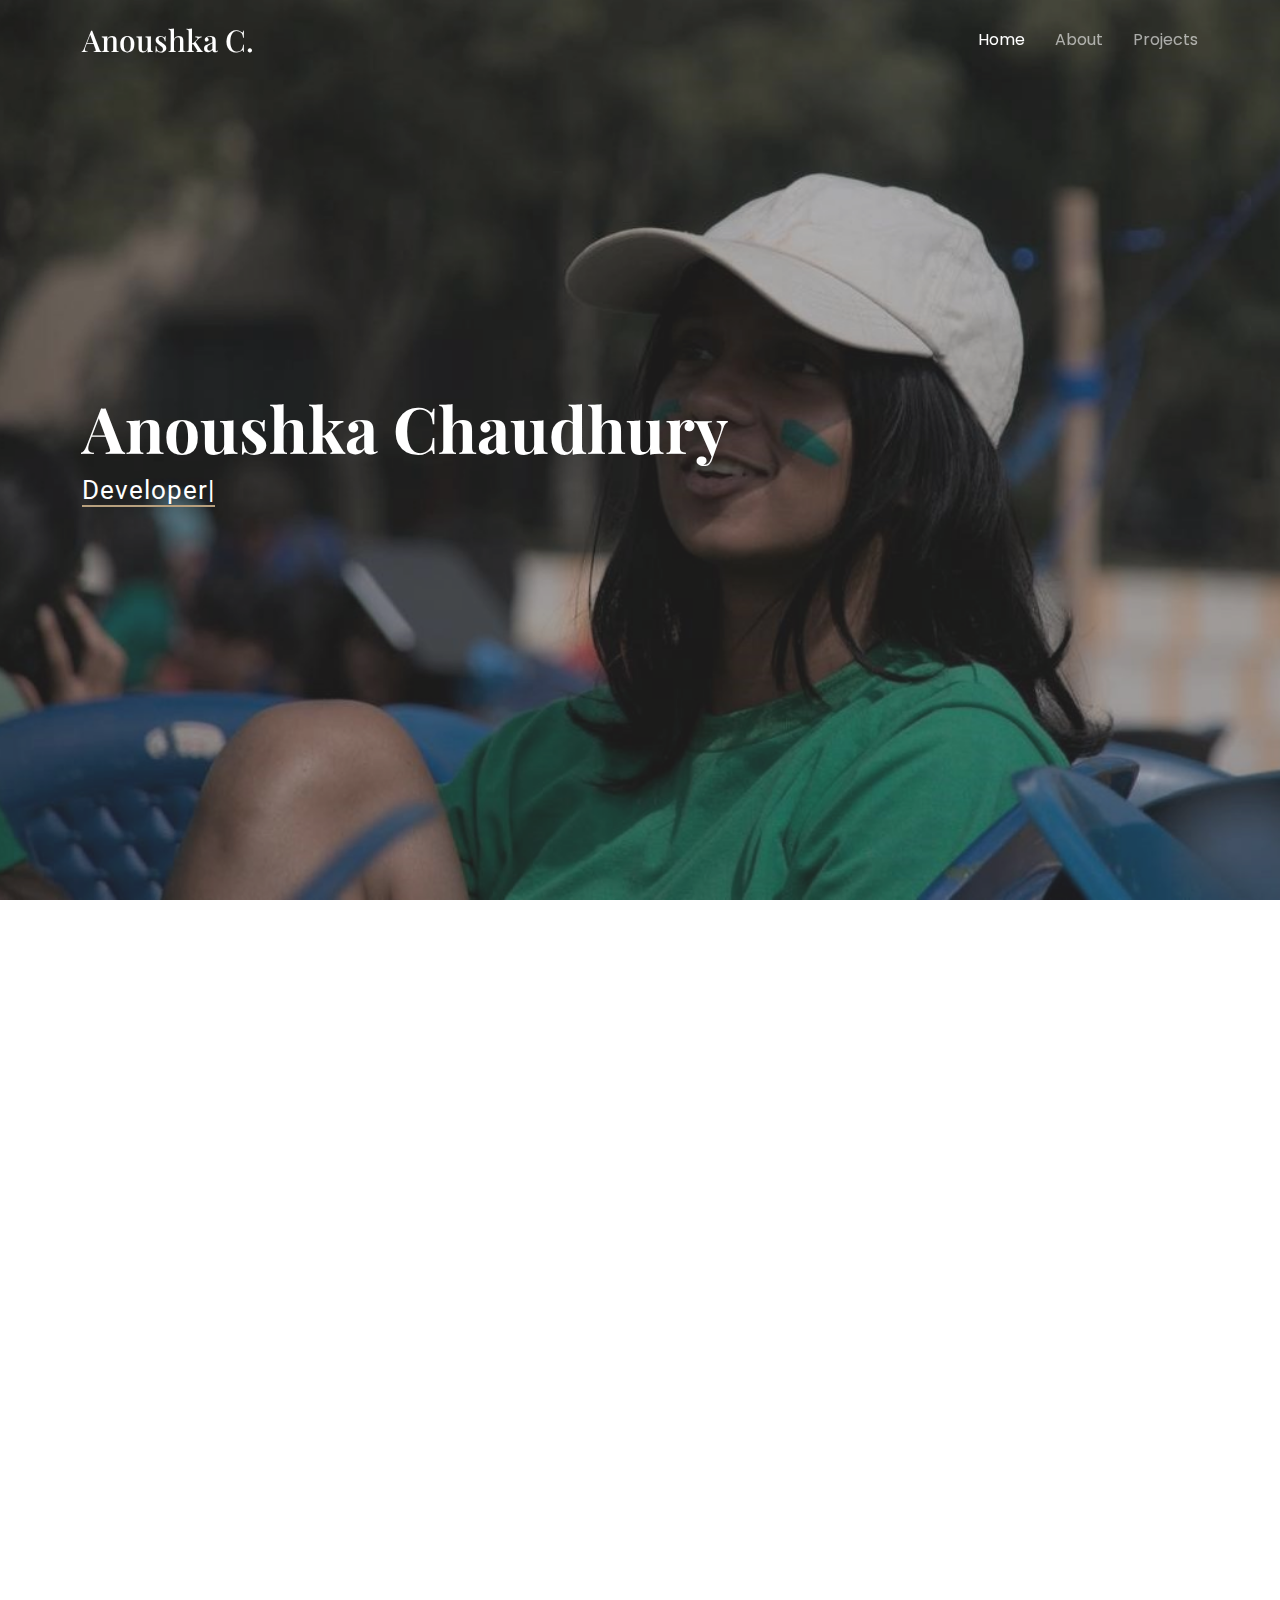
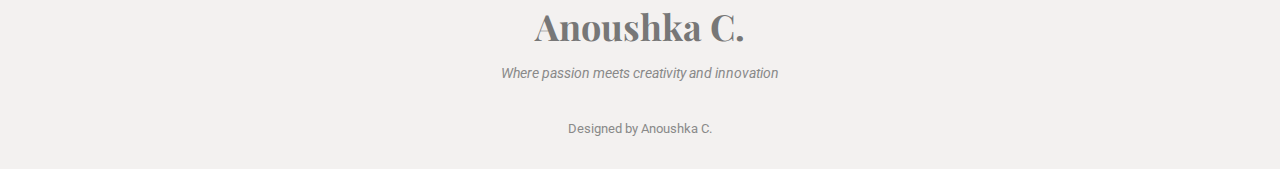
<file: index.html>
<!DOCTYPE html>
<html lang="en">

<head>
  <meta charset="utf-8">
  <meta content="width=device-width, initial-scale=1.0" name="viewport">
  <title>Anoushka C.</title>
  <meta name="description" content="">
  <meta name="keywords" content="">

  <!-- Fonts -->
  <link href="https://fonts.googleapis.com" rel="preconnect">
  <link href="https://fonts.gstatic.com" rel="preconnect" crossorigin>
  <link href="https://fonts.googleapis.com/css2?family=Roboto:ital,wght@0,100;0,300;0,400;0,500;0,700;0,900;1,100;1,300;1,400;1,500;1,700;1,900&family=Poppins:ital,wght@0,100;0,200;0,300;0,400;0,500;0,600;0,700;0,800;0,900;1,100;1,200;1,300;1,400;1,500;1,600;1,700;1,800;1,900&family=Playfair+Display:ital,wght@0,400;0,500;0,600;0,700;0,800;0,900;1,400;1,500;1,600;1,700;1,800;1,900&display=swap" rel="stylesheet">

  <!-- Vendor CSS Files -->
  <link href="vendor/bootstrap/css/bootstrap.min.css" rel="stylesheet">
  <link href="vendor/bootstrap-icons/bootstrap-icons.css" rel="stylesheet">
  <link href="vendor/aos/aos.css" rel="stylesheet">
  <link href="vendor/swiper/swiper-bundle.min.css" rel="stylesheet">
  <link href="vendor/glightbox/css/glightbox.min.css" rel="stylesheet">

  <!-- Main CSS File -->
  <link href="assets/css/main.css" rel="stylesheet">

</head>

<body class="index-page">

  <header id="header" class="header d-flex align-items-center fixed-top">
    <div class="container-fluid container-xl position-relative d-flex align-items-center justify-content-between">

      <a href="index.html" class="logo d-flex align-items-center">
        <!-- Uncomment the line below if you also wish to use an image logo -->
        <!-- <img src="assets/img/logo.png" alt=""> -->
        <h1 class="sitename">Anoushka C.</h1>
      </a>

      <nav id="navmenu" class="navmenu">
        <ul>
          <li><a href="#hero" class="active">Home</a></li>
          <li><a href="#about">About</a></li>
          <li><a href="#portfolio">Projects</a></li>
        </ul>
        <i class="mobile-nav-toggle d-xl-none bi bi-list"></i>
      </nav>

    </div>
  </header>

  <main class="main">

    <!-- Hero Section -->
    <section id="hero" class="hero section dark-background">

      <img src="img/hero-bg2.jpg" alt="" data-aos="fade-in">

      <div class="container" data-aos="fade-up" data-aos-delay="100">
        <h2>Anoushka Chaudhury<br></h2>
        <p><span class="typed" data-typed-items="Developer, Designer, Athlete, Leader, Creator">Developer</span></p>
      </div>

    </section><!-- /Hero Section -->

    <!-- About Section -->
    <section id="about" class="about section">

      <!-- Section Title -->
      <div class="container section-title" data-aos="fade-up">
        <h2>About</h2>
      </div><!-- End Section Title -->

      <div class="container" data-aos="fade-up" data-aos-delay="100">

        <div class="row gy-4 justify-content-between">
          <div class="col-lg-4 profile-img align-self-start">
            <img src="img/profile-img.jpg" class="img-fluid" alt="">
          </div>
          <div class="col-lg-7 content">
            <h3>Hi! I'm Anoushka Chaudhury, a highschool student passionate about technology, data science, and innovation.</h3>
            <p>
              I love exploring creative solutions that create a positive impact in people's lives.
            </p>
            <ul>
              <li><i class="bi bi-check2-all"></i> <span>committed to leading with compassion and by example</span></li>
              <li><i class="bi bi-check2-all"></i> <span>dedicated to exploring AI-driven innovation with humanity at the core</span></li>
              <li><i class="bi bi-check2-all"></i> <span>focused on fostering collaboration and community to drive meanigful change</span></li>
            </ul>
          </div>
        </div>

      </div>


    <!-- Portfolio Section -->
    <section id="portfolio" class="portfolio section">

      <!-- Section Title -->
      <div class="container section-title" data-aos="fade-up">
        <h2>Portfolio</h2>
        <p>A deep dive into my work</p>
      </div><!-- End Section Title -->

      <div class="container">

        <div class="isotope-layout" data-default-filter="*" data-layout="masonry" data-sort="original-order">

          <ul class="portfolio-filters isotope-filters" data-aos="fade-up" data-aos-delay="100">
            <li data-filter="*" class="filter-active">All</li>
            <li data-filter=".filter-app">Computer Science</li>
            <li data-filter=".filter-product">Arts</li>
            <li data-filter=".filter-branding">Initiatives</li>
            <li data-filter=".filter-books">Sports</li>
          </ul><!-- End Portfolio Filters -->

          <div class="row gy-4 isotope-container" data-aos="fade-up" data-aos-delay="200">

            <div class="col-lg-4 col-md-6 portfolio-item isotope-item filter-app">
              <div class="portfolio-content h-100">
                <img src="img/portfolio/QPy.jpg" class="img-fluid" alt="">
                <div class="portfolio-info">
                  <h4>Computer Science 1</h4>
                  <p>QPy, A Quantum Circuit Simulator</p>
                  <a href="img/portfolio/QPy.jpg" title="QPy" data-gallery="portfolio-gallery-app" class="glightbox preview-link"><i class="bi bi-zoom-in"></i></a>
                  <a href="comp.html" title="More Details" class="details-link"><i class="bi bi-link-45deg"></i></a>
                </div>
              </div>
            </div><!-- End Portfolio Item -->

            <div class="col-lg-4 col-md-6 portfolio-item isotope-item filter-product">
              <div class="portfolio-content h-100">
                <img src="img/portfolio/photography.jpg" class="img-fluid" alt="">
                <div class="portfolio-info">
                  <h4>Arts 1</h4>
                  <p>Photography</p>
                  <a href="img/portfolio/photography.jpg" title="Photography" data-gallery="portfolio-gallery-product" class="glightbox preview-link"><i class="bi bi-zoom-in"></i></a>
                  <a href="photography.html" title="More Details" class="details-link"><i class="bi bi-link-45deg"></i></a>
                </div>
              </div>
            </div><!-- End Portfolio Item -->

            <div class="col-lg-4 col-md-6 portfolio-item isotope-item filter-branding">
              <div class="portfolio-content h-100">
                <img src="img/portfolio/VIVUM.png" class="img-fluid" alt="">
                <div class="portfolio-info">
                  <h4>Initiative 1</h4>
                  <p>VIVUM '24 - India's Largest Student-Led Charity Event</p>
                  <a href="img/portfolio/VIVUM.png" title="VIVUM" data-gallery="portfolio-gallery-branding" class="glightbox preview-link"><i class="bi bi-zoom-in"></i></a>
                  <a href="initiatives.html" title="More Details" class="details-link"><i class="bi bi-link-45deg"></i></a>
                </div>
              </div>
            </div><!-- End Portfolio Item -->

            <div class="col-lg-4 col-md-6 portfolio-item isotope-item filter-books">
              <div class="portfolio-content h-100">
                <img src="img/portfolio/basketball.png" class="img-fluid" alt="">
                <div class="portfolio-info">
                  <h4>Sport 1</h4>
                  <p>Basketball</p>
                  <a href="img/portfolio/basketball.png" title="Basketball" data-gallery="portfolio-gallery-book" class="glightbox preview-link"><i class="bi bi-zoom-in"></i></a>
                  <a href="sports.html" title="More Details" class="details-link"><i class="bi bi-link-45deg"></i></a>
                </div>
              </div>
            </div><!-- End Portfolio Item -->

            <div class="col-lg-4 col-md-6 portfolio-item isotope-item filter-app">
              <div class="portfolio-content h-100">
                <img src="img/portfolio/SwishSync.png" class="img-fluid" alt="">
                <div class="portfolio-info">
                  <h4>Computer Science 2</h4>
                  <p>SwishSync, an AI for basketball form analysis</p>
                  <a href="img/portfolio/SwishSync.png" title="SwishSync" data-gallery="portfolio-gallery-app" class="glightbox preview-link"><i class="bi bi-zoom-in"></i></a>
                  <a href="comp.html" title="More Details" class="details-link"><i class="bi bi-link-45deg"></i></a>
                </div>
              </div>
            </div><!-- End Portfolio Item -->

            <div class="col-lg-4 col-md-6 portfolio-item isotope-item filter-product">
              <div class="portfolio-content h-100">
                <img src="img/portfolio/art.jpg" class="img-fluid" alt="">
                <div class="portfolio-info">
                  <h4>Arts 2</h4>
                  <p>Sketching & Painting</p>
                  <a href="img/portfolio/art.jpg" title="Sketching & Painting" data-gallery="portfolio-gallery-product" class="glightbox preview-link"><i class="bi bi-zoom-in"></i></a>
                  <a href="sketch.html" title="More Details" class="details-link"><i class="bi bi-link-45deg"></i></a>
                </div>
              </div>
            </div><!-- End Portfolio Item -->

            <div class="col-lg-4 col-md-6 portfolio-item isotope-item filter-branding">
              <div class="portfolio-content h-100">
                <img src="img/portfolio/zephyr.png" class="img-fluid" alt="">
                <div class="portfolio-info">
                  <h4>Initiative 2</h4>
                  <p>Zephyr - India's First Student-Led Interschool Mental Wellness Fest</p>
                  <a href="img/portfolio/zephyr.png" title="Zephyr" data-gallery="portfolio-gallery-branding" class="glightbox preview-link"><i class="bi bi-zoom-in"></i></a>
                  <a href="initiatives.html" title="More Details" class="details-link"><i class="bi bi-link-45deg"></i></a>
                </div>
              </div>
            </div><!-- End Portfolio Item -->

            <div class="col-lg-4 col-md-6 portfolio-item isotope-item filter-books">
              <div class="portfolio-content h-100">
                <img src="img/portfolio/volleyball.jpg" class="img-fluid" alt="">
                <div class="portfolio-info">
                  <h4>Sport 2</h4>
                  <p>Volleyball</p>
                  <a href="img/portfolio/volleyball.jpg" title="Volleyball" data-gallery="portfolio-gallery-book" class="glightbox preview-link"><i class="bi bi-zoom-in"></i></a>
                  <a href="sports.html" title="More Details" class="details-link"><i class="bi bi-link-45deg"></i></a>
                </div>
              </div>
            </div><!-- End Portfolio Item -->

            <div class="col-lg-4 col-md-6 portfolio-item isotope-item filter-app">
              <div class="portfolio-content h-100">
                <img src="img/portfolio/music.jpg" class="img-fluid" alt="">
                <div class="portfolio-info">
                  <h4>Computer Science 3</h4>
                  <p>Music Recommendation System</p>
                  <a href="img/portfolio/music.jpg" title="Music Recommendation System" data-gallery="portfolio-gallery-app" class="glightbox preview-link"><i class="bi bi-zoom-in"></i></a>
                  <a href="comp.html" title="More Details" class="details-link"><i class="bi bi-link-45deg"></i></a>
                </div>
              </div>
            </div><!-- End Portfolio Item -->

            <div class="col-lg-4 col-md-6 portfolio-item isotope-item filter-product">
              <div class="portfolio-content h-100">
                <img src="img/portfolio/digital.png" class="img-fluid" alt="">
                <div class="portfolio-info">
                  <h4>Arts 3</h4>
                  <p>Digital Art</p>
                  <a href="img/portfolio/digital.png" title="Digital Art" data-gallery="portfolio-gallery-product" class="glightbox preview-link"><i class="bi bi-zoom-in"></i></a>
                  <a href="digital-art.html" title="More Details" class="details-link"><i class="bi bi-link-45deg"></i></a>
                </div>
              </div>
            </div><!-- End Portfolio Item -->

            <div class="col-lg-4 col-md-6 portfolio-item isotope-item filter-branding">
              <div class="portfolio-content h-100">
                <img src="img/portfolio/hacks.png" class="img-fluid" alt="">
                <div class="portfolio-info">
                  <h4>Initiative 3</h4>
                  <p>TISB Hacks - India's Largest Student-Led Hackathon</p>
                  <a href="img/portfolio/hacks.png" title="TISB Hacks" data-gallery="portfolio-gallery-branding" class="glightbox preview-link"><i class="bi bi-zoom-in"></i></a>
                  <a href="initiatives.html" title="More Details" class="details-link"><i class="bi bi-link-45deg"></i></a>
                </div>
              </div>
            </div><!-- End Portfolio Item -->

            <div class="col-lg-4 col-md-6 portfolio-item isotope-item filter-books">
              <div class="portfolio-content h-100">
                <img src="img/portfolio/tennis.png" class="img-fluid" alt="">
                <div class="portfolio-info">
                  <h4>Sport 3</h4>
                  <p>Tennis</p>
                  <a href="img/portfolio/tennis.png" title="Tennis" data-gallery="portfolio-gallery-book" class="glightbox preview-link"><i class="bi bi-zoom-in"></i></a>
                  <a href="sports.html" title="More Details" class="details-link"><i class="bi bi-link-45deg"></i></a>
                </div>
              </div>
            </div><!-- End Portfolio Item -->

            <div class="col-lg-4 col-md-6 portfolio-item isotope-item filter-app">
              <div class="portfolio-content h-100">
                <img src="img/portfolio/finance.jpg" class="img-fluid" alt="">
                <div class="portfolio-info">
                  <h4>Computer Science 4</h4>
                  <p>NLP for Finance</p>
                  <a href="img/portfolio/finance.jpg" title="NLP for Finance" data-gallery="portfolio-gallery-app" class="glightbox preview-link"><i class="bi bi-zoom-in"></i></a>
                  <a href="comp.html" title="More Details" class="details-link"><i class="bi bi-link-45deg"></i></a>
                </div>
              </div>
            </div><!-- End Portfolio Item -->

            <div class="col-lg-4 col-md-6 portfolio-item isotope-item filter-branding">
              <div class="portfolio-content h-100">
                <img src="img/portfolio/sahaya.png" class="img-fluid" alt="">
                <div class="portfolio-info">
                  <h4>Initiative 4</h4>
                  <p>Sahaya Project (NGO)</p>
                  <a href="img/portfolio/sahaya.png" title="Sahaya Project (NGO)" data-gallery="portfolio-gallery-branding" class="glightbox preview-link"><i class="bi bi-zoom-in"></i></a>
                  <a href="initiatives.html" title="More Details" class="details-link"><i class="bi bi-link-45deg"></i></a>
                </div>
              </div>
            </div><!-- End Portfolio Item -->

            <div class="col-lg-4 col-md-6 portfolio-item isotope-item filter-app">
              <div class="portfolio-content h-100">
                <img src="img/portfolio/hackathon.png" class="img-fluid" alt="">
                <div class="portfolio-info">
                  <h4>Computer Science 5</h4>
                  <p>Uber Global Hackathon</p>
                  <a href="img/portfolio/hackathon.png" title="Uber Global Hackathon" data-gallery="portfolio-gallery-app" class="glightbox preview-link"><i class="bi bi-zoom-in"></i></a>
                  <a href="comp.html" title="More Details" class="details-link"><i class="bi bi-link-45deg"></i></a>
                </div>
              </div>
            </div><!-- End Portfolio Item -->

            <div class="col-lg-4 col-md-6 portfolio-item isotope-item filter-branding">
              <div class="portfolio-content h-100">
                <img src="img/portfolio/club.png" class="img-fluid" alt="">
                <div class="portfolio-info">
                  <h4>Initiative 5</h4>
                  <p>AI/ML School Club</p>
                  <a href="img/portfolio/club.png" title="AI/ML School Club" data-gallery="portfolio-gallery-branding" class="glightbox preview-link"><i class="bi bi-zoom-in"></i></a>
                  <a href="initiatives.html" title="More Details" class="details-link"><i class="bi bi-link-45deg"></i></a>
                </div>
              </div>
            </div><!-- End Portfolio Item -->

          </div><!-- End Portfolio Container -->

        </div>

      </div>

    </section><!-- /Portfolio Section -->

  </main>

  <footer id="footer" class="footer light-background">
    <div class="container">
      <h3 class="sitename">Anoushka C.</h3>
      <p>Where passion meets creativity and innovation</p>

      <div class="container">
        <div class="credits">
          Designed by Anoushka C.
        </div>
      </div>
    </div>
  </footer>

  <!-- Scroll Top -->
  <a href="#" id="scroll-top" class="scroll-top d-flex align-items-center justify-content-center"><i class="bi bi-arrow-up-short"></i></a>

  <!-- Preloader -->
  <div id="preloader"></div>

  <!-- Vendor JS Files -->
  <script src="vendor/bootstrap/js/bootstrap.bundle.min.js"></script>
  <script src="vendor/php-email-form/validate.js"></script>
  <script src="vendor/aos/aos.js"></script>
  <script src="vendor/typed.js/typed.umd.js"></script>
  <script src="vendor/swiper/swiper-bundle.min.js"></script>
  <script src="vendor/glightbox/js/glightbox.min.js"></script>
  <script src="vendor/imagesloaded/imagesloaded.pkgd.min.js"></script>
  <script src="vendor/isotope-layout/isotope.pkgd.min.js"></script>

  <!-- Main JS File -->
  <script src="assets/js/main.js"></script>

</body>

</html>
</file>
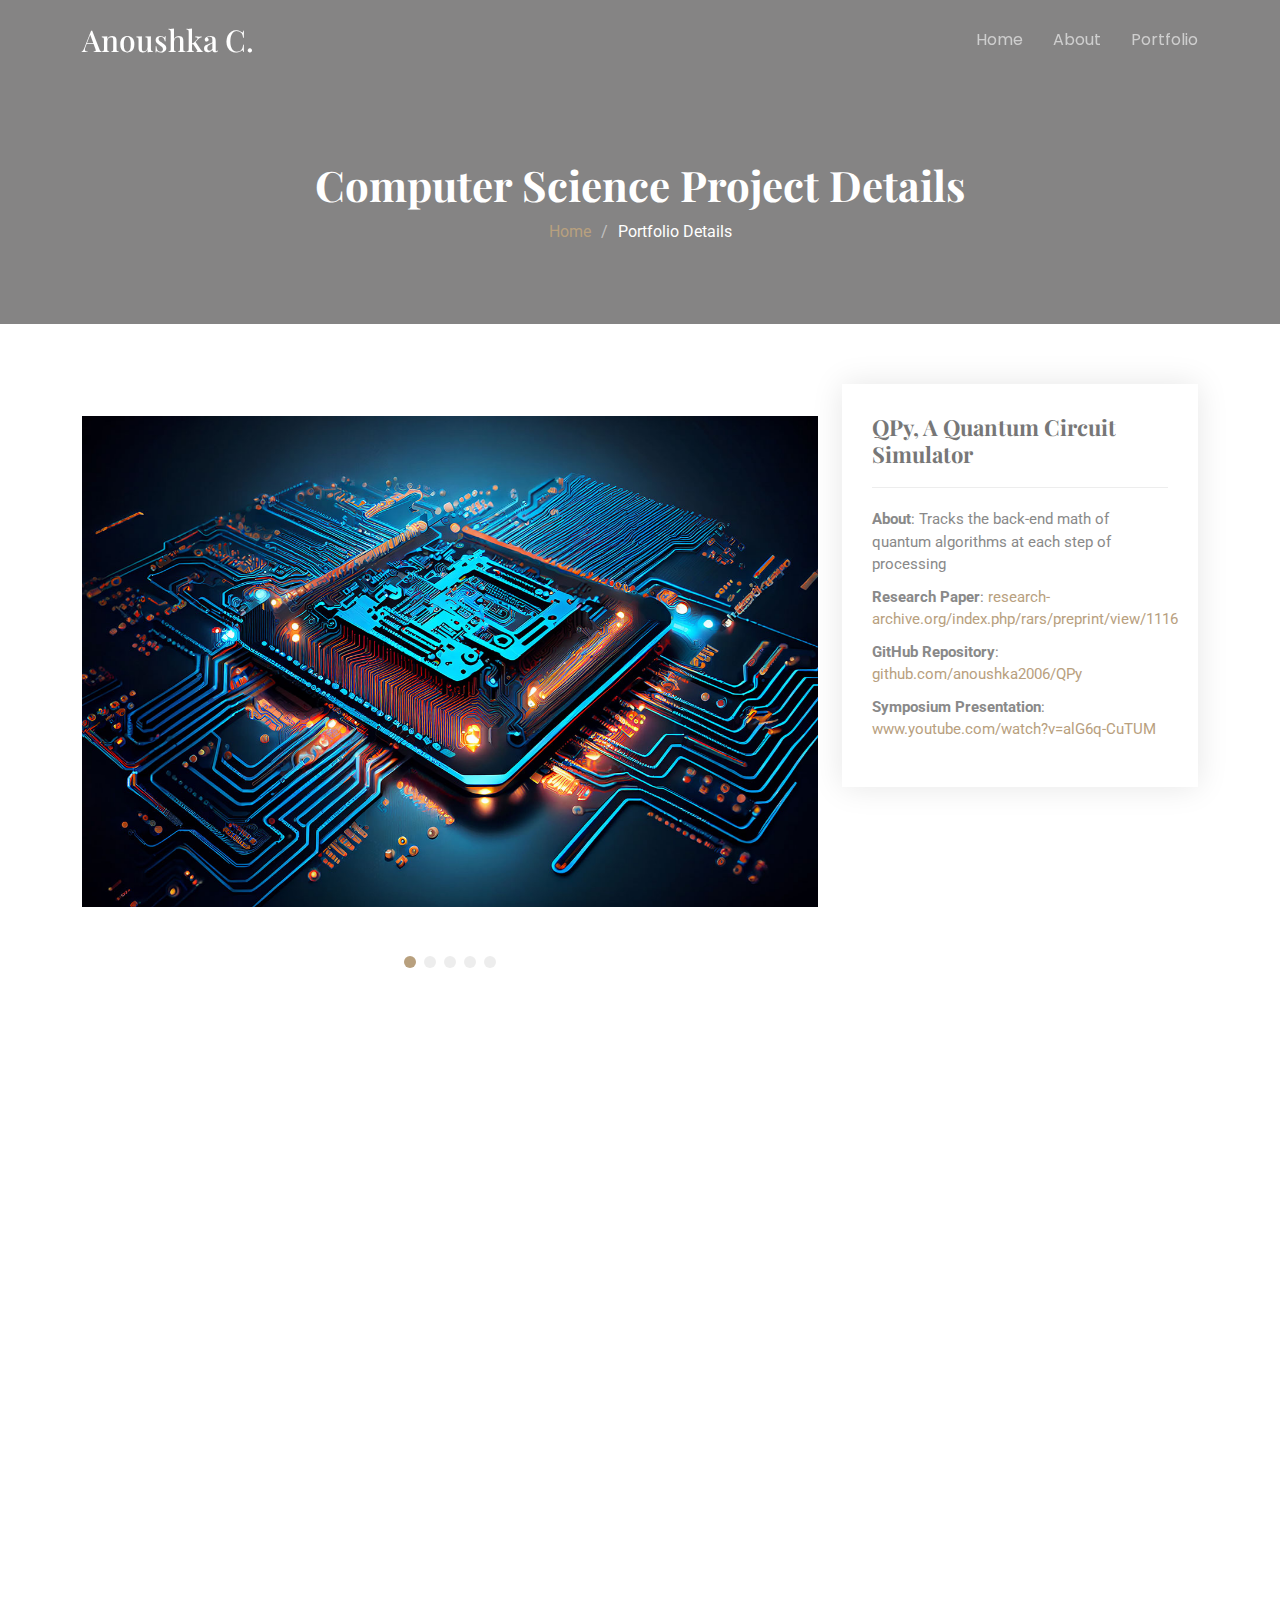
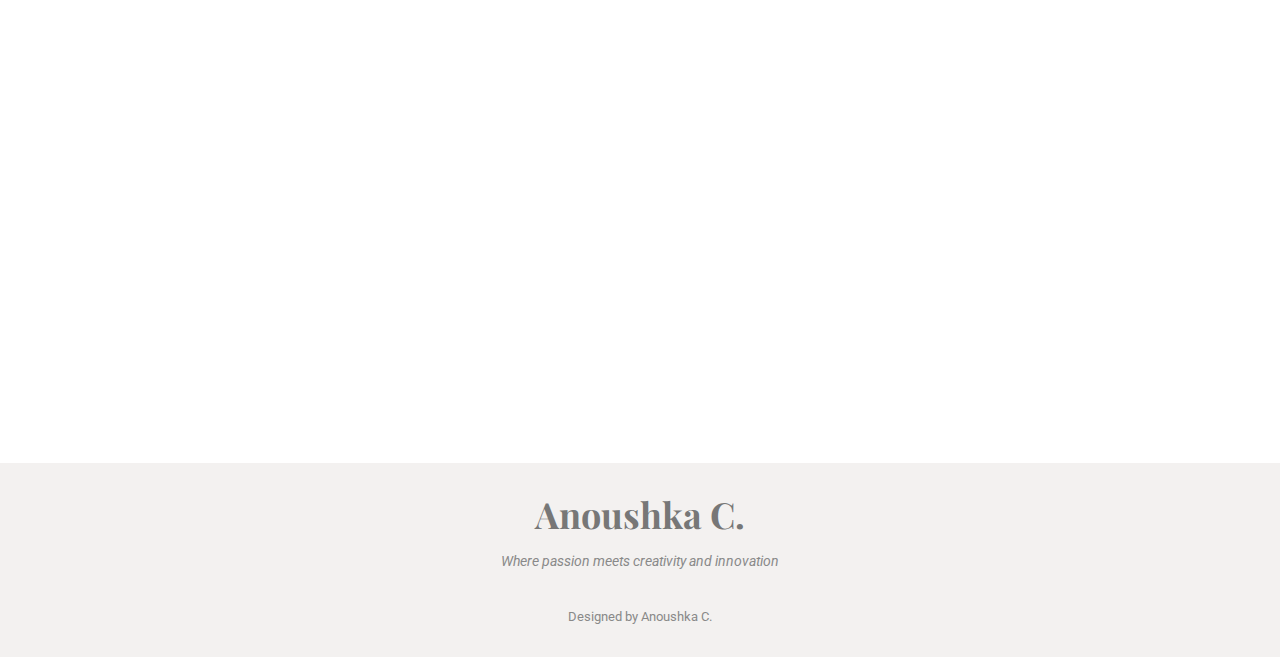
<file: comp.html>
<!DOCTYPE html>
<html lang="en">

<head>
  <meta charset="utf-8">
  <meta content="width=device-width, initial-scale=1.0" name="viewport">
  <title>Portfolio Details</title>
  <meta name="description" content="">
  <meta name="keywords" content="">

  <!-- Favicons -->
  <link href="assets/img/favicon.png" rel="icon">
  <link href="assets/img/apple-touch-icon.png" rel="apple-touch-icon">

  <!-- Fonts -->
  <link href="https://fonts.googleapis.com" rel="preconnect">
  <link href="https://fonts.gstatic.com" rel="preconnect" crossorigin>
  <link href="https://fonts.googleapis.com/css2?family=Roboto:ital,wght@0,100;0,300;0,400;0,500;0,700;0,900;1,100;1,300;1,400;1,500;1,700;1,900&family=Poppins:ital,wght@0,100;0,200;0,300;0,400;0,500;0,600;0,700;0,800;0,900;1,100;1,200;1,300;1,400;1,500;1,600;1,700;1,800;1,900&family=Playfair+Display:ital,wght@0,400;0,500;0,600;0,700;0,800;0,900;1,400;1,500;1,600;1,700;1,800;1,900&display=swap" rel="stylesheet">

  <!-- Vendor CSS Files -->
  <link href="vendor/bootstrap/css/bootstrap.min.css" rel="stylesheet">
  <link href="vendor/bootstrap-icons/bootstrap-icons.css" rel="stylesheet">
  <link href="vendor/aos/aos.css" rel="stylesheet">
  <link href="vendor/swiper/swiper-bundle.min.css" rel="stylesheet">
  <link href="vendor/glightbox/css/glightbox.min.css" rel="stylesheet">

  <!-- Main CSS File -->
  <link href="assets/css/main.css" rel="stylesheet">

</head>

<body class="portfolio-details-page">

  <header id="header" class="header d-flex align-items-center fixed-top">
    <div class="container-fluid container-xl position-relative d-flex align-items-center justify-content-between">

      <a href="index.html" class="logo d-flex align-items-center">
        <!-- Uncomment the line below if you also wish to use an image logo -->
        <!-- <img src="assets/img/logo.png" alt=""> -->
        <h1 class="sitename">Anoushka C.</h1>
      </a>

      <nav id="navmenu" class="navmenu">
        <ul>
          <li><a href="index.html#hero">Home</a></li>
          <li><a href="index.html#about">About</a></li>
          <li><a href="index.html#portfolio">Portfolio</a></li>
          <!-- <li><a href="#contact">Contact</a></li> -->
        </ul>
        <i class="mobile-nav-toggle d-xl-none bi bi-list"></i>
      </nav>

    </div>
  </header>

  <main class="main">

    <!-- Page Title -->
    <div class="page-title dark-background">
      <div class="container position-relative">
        <h1>Computer Science Project Details</h1>
        <nav class="breadcrumbs">
          <ol>
            <li><a href="index.html">Home</a></li>
            <li class="current">Portfolio Details</li>
          </ol>
        </nav>
      </div>
    </div><!-- End Page Title -->

    <!-- Portfolio Details Section -->
    <section id="portfolio-details" class="portfolio-details section">

      <div class="container" data-aos="fade-up" data-aos-delay="100">

        <div class="row gy-4">

          <div class="col-lg-8">
            <div class="portfolio-details-slider swiper init-swiper">

              <script type="application/json" class="swiper-config">
                {
                  "loop": true,
                  "speed": 600,
                  "autoplay": {
                    "delay": 5000
                  },
                  "slidesPerView": "auto",
                  "pagination": {
                    "el": ".swiper-pagination",
                    "type": "bullets",
                    "clickable": true
                  }
                }
              </script>

              <div class="swiper-wrapper align-items-center">

                <div class="swiper-slide">
                  <img src="img/portfolio/QPy.jpg" alt="">
                </div>

                <div class="swiper-slide">
                  <img src="img/portfolio/SwishSync.png" alt="">
                </div>

                <div class="swiper-slide">
                  <img src="img/portfolio/music.jpg" alt="">
                </div>

                <div class="swiper-slide">
                  <img src="img/portfolio/finance.jpg" alt="">
                </div>

                <div class="swiper-slide">
                  <img src="img/portfolio/hackathon.png" alt="">
                </div>

              </div>
              <div class="swiper-pagination"></div>
            </div>
          </div>

          <div class="col-lg-4">
            <div class="portfolio-info" data-aos="fade-up" data-aos-delay="200">
              <h3>QPy, A Quantum Circuit Simulator</h3>
              <ul>
                <li><strong>About</strong>: Tracks the back-end math of quantum algorithms at each step of processing</li>
                <li><strong>Research Paper</strong>: <a href="#">research-archive.org/index.php/rars/preprint/view/1116</a></li>
                <li><strong>GitHub Repository</strong>: <a href="#">github.com/anoushka2006/QPy</a></li>
                <li><strong>Symposium Presentation</strong>: <a href="#">www.youtube.com/watch?v=alG6q-CuTUM</a></li>
              </ul>
            </div>
            <div class="portfolio-info" data-aos="fade-up" data-aos-delay="200">
              <h3>SwishSync, an AI for basketball form analysis</h3>
              <ul>
                <li><strong>About</strong>: Analyzes shot trajectory, shooting form and success rate</li>
                <li><strong>Note</strong>: It is still in its prototype/developmental stage</li>
                <li><strong>GitHub Repository</strong>: <a href="#">github.com/anoushka2006/SwishSync</a></li>
              </ul>
            </div>
            <div class="portfolio-info" data-aos="fade-up" data-aos-delay="200">
              <h3>Music Recommendation System</h3>
              <ul>
                <li><strong>About</strong>: Prototype recommendation system developed to suggest music based on user preferences and song popularity</li>
                <li><strong>GitHub Repository</strong>: <a href="#">github.com/anoushka2006/Music-Recommendation-System</a></li>
              </ul>
            </div>
            <div class="portfolio-info" data-aos="fade-up" data-aos-delay="200">
              <h3>NLP for Finance</h3>
              <ul>
                <li><strong>About</strong>: A sentiment analysis NLP model that analyzes financial news to evaluate market sentiment</li>
                <li><strong>GitHub Repository</strong>: <a href="#">github.com/anoushka2006/NLP-for-Finance</a></li>
              </ul>
            </div>
            <div class="portfolio-info" data-aos="fade-up" data-aos-delay="200">
              <h3>Uber Global Hackathon</h3>
              <ul>
                <li><strong>About</strong>: An intenational hackathon where we participated in the data analysis category with a case study to help provide business solutions to improve Uber's presence in Barcelona.</li>
                <li><strong>Presentation</strong>: <a href="#">www.youtube.com/watch?v=OMEtyljkClg&t=4s</a></li>
              </ul>
            </div>

            <!-- <div class="portfolio-description" data-aos="fade-up" data-aos-delay="300">
              <h2>Exercitationem repudiandae officiis neque suscipit</h2>
              <p>
                Autem ipsum nam porro corporis rerum. Quis eos dolorem eos itaque inventore commodi labore quia quia. Exercitationem repudiandae officiis neque suscipit non officia eaque itaque enim. Voluptatem officia accusantium nesciunt est omnis tempora consectetur dignissimos. Sequi nulla at esse enim cum deserunt eius.
              </p>
            </div> -->
          </div>

        </div>

      </div>

    </section><!-- /Portfolio Details Section -->

  </main>

  <footer id="footer" class="footer light-background">
    <div class="container">
      <h3 class="sitename">Anoushka C.</h3>
      <p>Where passion meets creativity and innovation</p>
      <!-- <div class="social-links d-flex justify-content-center">
        <a href=""><i class="bi bi-twitter-x"></i></a>
        <a href=""><i class="bi bi-facebook"></i></a>
        <a href=""><i class="bi bi-instagram"></i></a>
        <a href=""><i class="bi bi-skype"></i></a>
        <a href=""><i class="bi bi-linkedin"></i></a>
      </div> -->
      <div class="container">
        <!-- <div class="copyright">
          <span>Copyright</span> <strong class="px-1 sitename">Folio</strong> <span>All Rights Reserved</span>
        </div> -->
        <div class="credits">
          <!-- All the links in the footer should remain intact. -->
          <!-- You can delete the links only if you've purchased the pro version. -->
          <!-- Licensing information: https://bootstrapmade.com/license/ -->
          <!-- Purchase the pro version with working PHP/AJAX contact form: [buy-url] -->
          Designed by Anoushka C.
        </div>
      </div>
    </div>
  </footer>

  <!-- Scroll Top -->
  <a href="#" id="scroll-top" class="scroll-top d-flex align-items-center justify-content-center"><i class="bi bi-arrow-up-short"></i></a>

  <!-- Preloader -->
  <div id="preloader"></div>

  <!-- Vendor JS Files -->
  <script src="vendor/bootstrap/js/bootstrap.bundle.min.js"></script>
  <script src="vendor/php-email-form/validate.js"></script>
  <script src="vendor/aos/aos.js"></script>
  <script src="vendor/typed.js/typed.umd.js"></script>
  <script src="vendor/swiper/swiper-bundle.min.js"></script>
  <script src="vendor/glightbox/js/glightbox.min.js"></script>
  <script src="vendor/imagesloaded/imagesloaded.pkgd.min.js"></script>
  <script src="vendor/isotope-layout/isotope.pkgd.min.js"></script>

  <!-- Main JS File -->
  <script src="assets/js/main.js"></script>

</body>

</html>
</file>
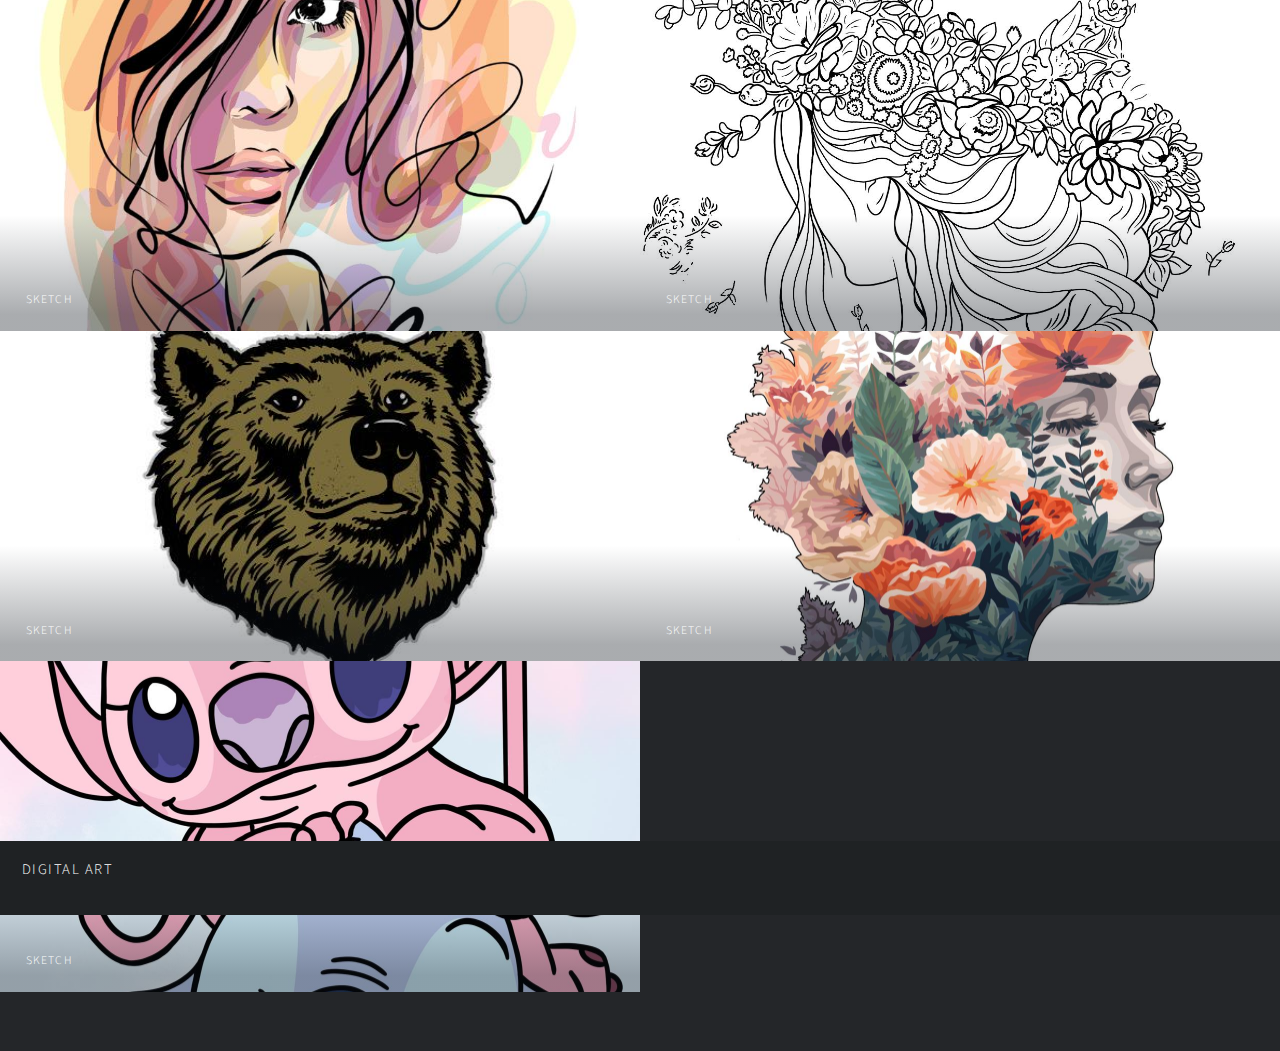
<file: digital-art.html>
<!DOCTYPE HTML>

<html>
	<head>
		<title>Anoushka C. - Digital Art</title>
		<meta charset="utf-8" />
		<meta name="viewport" content="width=device-width, initial-scale=1, user-scalable=no" />
		<link rel="stylesheet" href="assets/css/art.css" />
		<noscript><link rel="stylesheet" href="assets/css/noscript.css" /></noscript>
	</head>
	<body class="is-preload">

		<!-- Wrapper -->
			<div id="wrapper">

				<!-- Header -->
					<header id="header">
						<h1><a href="index-art.html"><strong>Digital Art</strong></a></h1>
					</header>

				<!-- Main -->
					<div id="main">
						<article class="thumb">
							<a href="art/digital/01.jpg" class="image"><img src="art/digital/01.jpg" alt="" /></a>
							<h2>Sketch</h2>
						</article>
						<article class="thumb">
							<a href="art/digital/03.jpg" class="image"><img src="art/digital/03.jpg" alt="" /></a>
							<h2>Sketch</h2>
						</article>
						<article class="thumb">
							<a href="art/digital/04.jpg" class="image"><img src="art/digital/04.jpg" alt="" /></a>
							<h2>Sketch</h2>
						</article>
						<article class="thumb">
							<a href="art/digital/05.jpg" class="image"><img src="art/digital/05.jpg" alt="" /></a>
							<h2>Sketch</h2>
						</article>
						<article class="thumb">
							<a href="art/digital/02.jpg" class="image"><img src="art/digital/02.jpg" alt="" /></a>
							<h2>Sketch</h2>
						</article>
					</div>

			</div>

		<!-- Scripts -->
			<script src="assets/js/jquery.min.js"></script>
			<script src="assets/js/jquery.poptrox.min.js"></script>
			<script src="assets/js/browser.min.js"></script>
			<script src="assets/js/breakpoints.min.js"></script>
			<script src="assets/js/util.js"></script>
			<script src="assets/js/main-art.js"></script>

	</body>
</html>
</file>
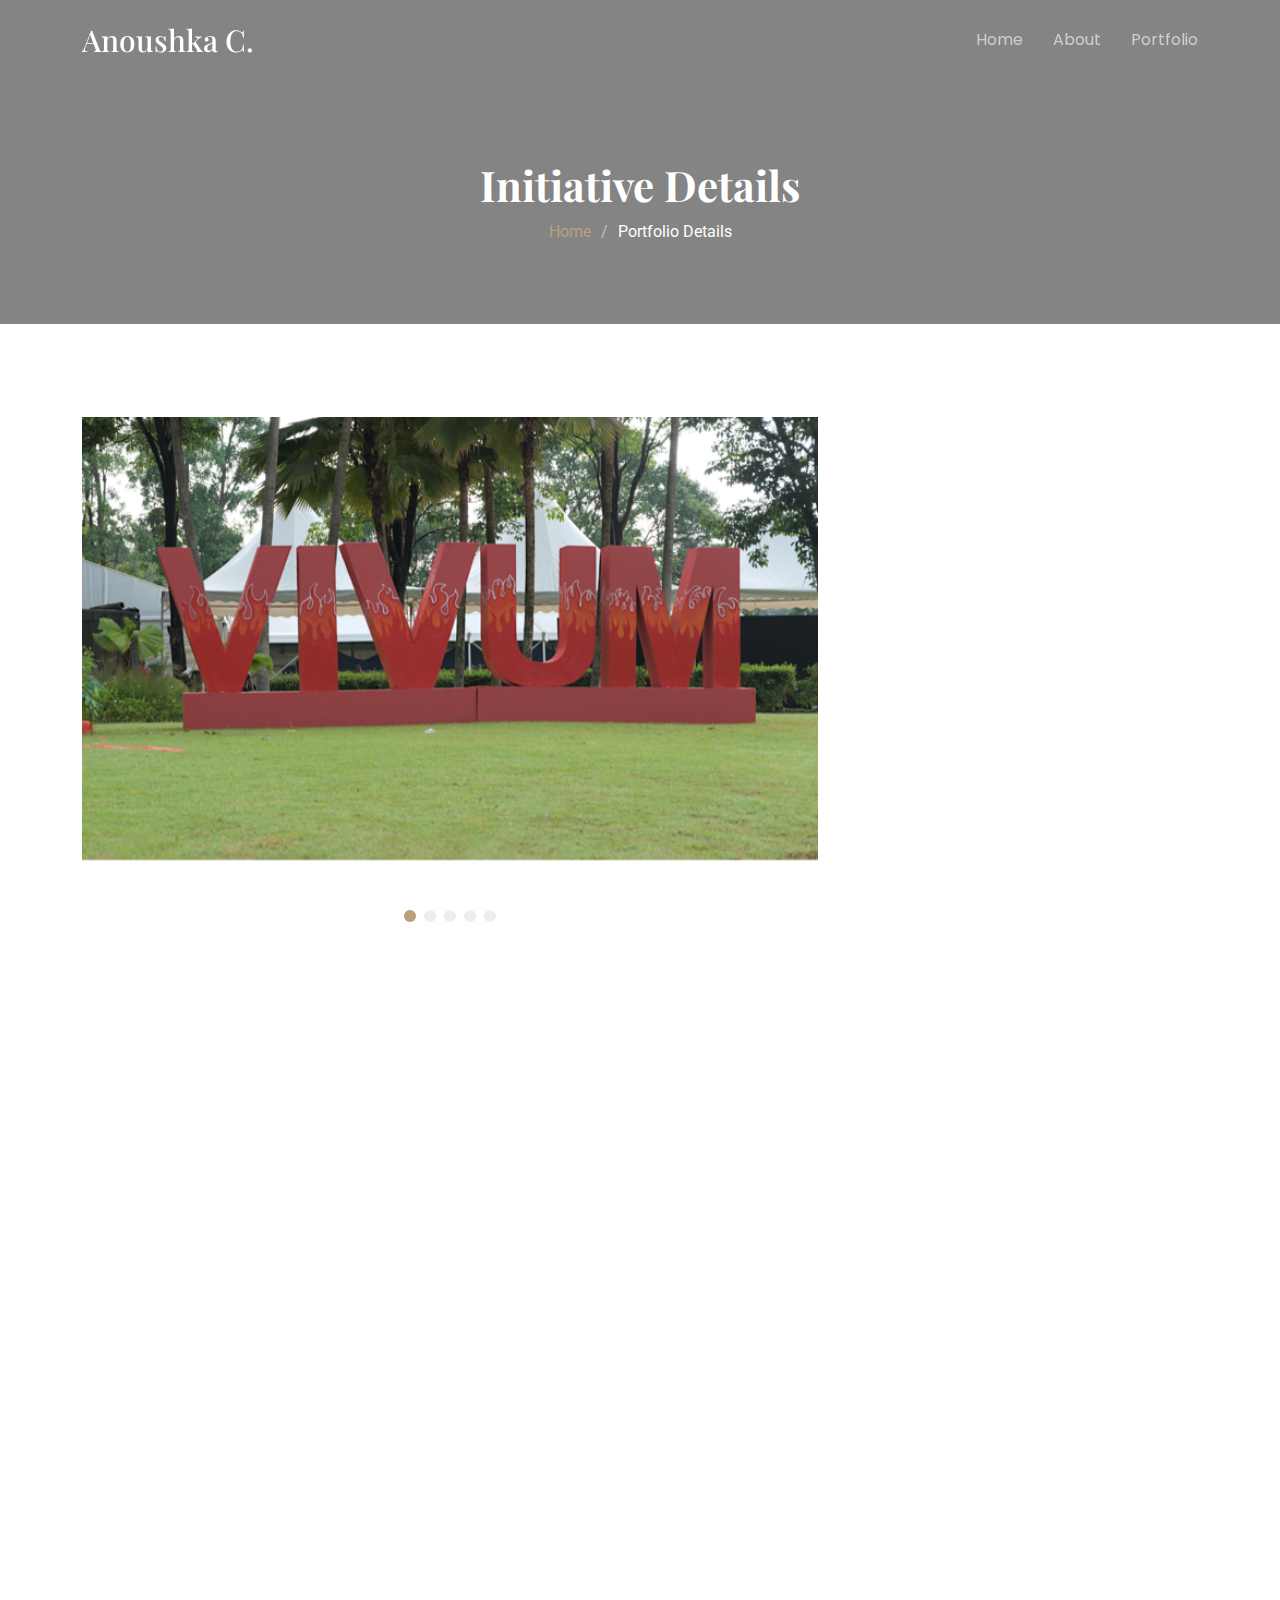
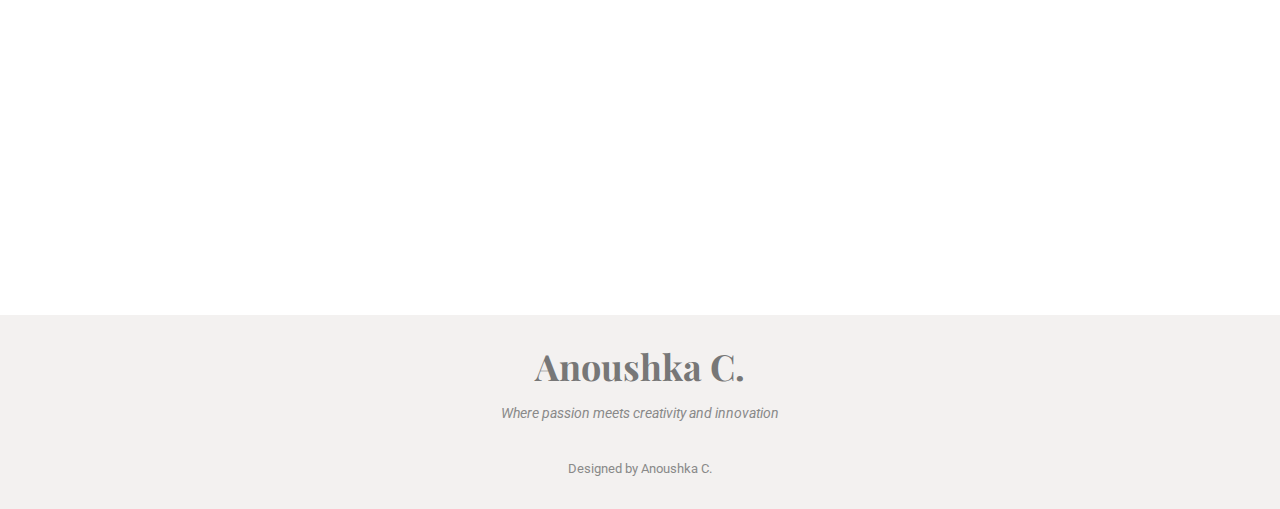
<file: initiatives.html>
<!DOCTYPE html>
<html lang="en">

<head>
  <meta charset="utf-8">
  <meta content="width=device-width, initial-scale=1.0" name="viewport">
  <title>Portfolio Details</title>
  <meta name="description" content="">
  <meta name="keywords" content="">

  <!-- Favicons -->
  <link href="assets/img/favicon.png" rel="icon">
  <link href="assets/img/apple-touch-icon.png" rel="apple-touch-icon">

  <!-- Fonts -->
  <link href="https://fonts.googleapis.com" rel="preconnect">
  <link href="https://fonts.gstatic.com" rel="preconnect" crossorigin>
  <link href="https://fonts.googleapis.com/css2?family=Roboto:ital,wght@0,100;0,300;0,400;0,500;0,700;0,900;1,100;1,300;1,400;1,500;1,700;1,900&family=Poppins:ital,wght@0,100;0,200;0,300;0,400;0,500;0,600;0,700;0,800;0,900;1,100;1,200;1,300;1,400;1,500;1,600;1,700;1,800;1,900&family=Playfair+Display:ital,wght@0,400;0,500;0,600;0,700;0,800;0,900;1,400;1,500;1,600;1,700;1,800;1,900&display=swap" rel="stylesheet">

  <!-- Vendor CSS Files -->
  <link href="vendor/bootstrap/css/bootstrap.min.css" rel="stylesheet">
  <link href="vendor/bootstrap-icons/bootstrap-icons.css" rel="stylesheet">
  <link href="vendor/aos/aos.css" rel="stylesheet">
  <link href="vendor/swiper/swiper-bundle.min.css" rel="stylesheet">
  <link href="vendor/glightbox/css/glightbox.min.css" rel="stylesheet">

  <!-- Main CSS File -->
  <link href="assets/css/main.css" rel="stylesheet">

</head>

<body class="portfolio-details-page">

  <header id="header" class="header d-flex align-items-center fixed-top">
    <div class="container-fluid container-xl position-relative d-flex align-items-center justify-content-between">

      <a href="index.html" class="logo d-flex align-items-center">
        <!-- Uncomment the line below if you also wish to use an image logo -->
        <!-- <img src="assets/img/logo.png" alt=""> -->
        <h1 class="sitename">Anoushka C.</h1>
      </a>

      <nav id="navmenu" class="navmenu">
        <ul>
          <li><a href="index.html#hero">Home</a></li>
          <li><a href="index.html#about">About</a></li>
          <li><a href="index.html#portfolio">Portfolio</a></li>
          <!-- <li><a href="#contact">Contact</a></li> -->
        </ul>
        <i class="mobile-nav-toggle d-xl-none bi bi-list"></i>
      </nav>

    </div>
  </header>

  <main class="main">

    <!-- Page Title -->
    <div class="page-title dark-background">
      <div class="container position-relative">
        <h1>Initiative Details</h1>
        <nav class="breadcrumbs">
          <ol>
            <li><a href="index.html">Home</a></li>
            <li class="current">Portfolio Details</li>
          </ol>
        </nav>
      </div>
    </div><!-- End Page Title -->

    <!-- Portfolio Details Section -->
    <section id="portfolio-details" class="portfolio-details section">

      <div class="container" data-aos="fade-up" data-aos-delay="100">

        <div class="row gy-4">

          <div class="col-lg-8">
            <div class="portfolio-details-slider swiper init-swiper">

              <script type="application/json" class="swiper-config">
                {
                  "loop": true,
                  "speed": 600,
                  "autoplay": {
                    "delay": 5000
                  },
                  "slidesPerView": "auto",
                  "pagination": {
                    "el": ".swiper-pagination",
                    "type": "bullets",
                    "clickable": true
                  }
                }
              </script>

              <div class="swiper-wrapper align-items-center">

                <div class="swiper-slide">
                  <img src="img/portfolio/VIVUM.png" alt="">
                </div>

                <div class="swiper-slide">
                  <img src="img/portfolio/zephyr.png" alt="">
                </div>

                <div class="swiper-slide">
                  <img src="img/portfolio/hacks.png" alt="">
                </div>

                <div class="swiper-slide">
                  <img src="img/portfolio/sahaya.png" alt="">
                </div>

                <div class="swiper-slide">
                  <img src="img/portfolio/club.png" alt="">
                </div>

              </div>
              <div class="swiper-pagination"></div>
            </div>
          </div>

            <div class="portfolio-description" data-aos="fade-up" data-aos-delay="300">
              <h2>VIVUM '24 - India's Largest Student-Led Charity Event</h2>
              <p>
                Organized to bring together schools from across Bangalore to compete in exciting sporting and cultural events. 
                As Chief Organizer, I oversaw design, social media, and marketing operations as well as sports events. To ensured collaborative efforts from all volunteers, I tried to keep the process engaging by coordinating whole grade dance for opening and closing ceremonies and fashion show as a break.
              </p>
            </div>

            <div class="portfolio-description" data-aos="fade-up" data-aos-delay="300">
              <h2>Zephyr - India's First Student-Led Interschool Mental Wellness Fest</h2>
              <p>
                Zephyr helped create a platform for open discussion about mental wellbeing spearheaded by professionals in the fields of counselling. It provided artistic avenues (music, dance, art, and poetry) as competitions for self-expression, promoting wellbeing and expression.
              </p>
            </div>

            <div class="portfolio-description" data-aos="fade-up" data-aos-delay="300">
              <h2>TISB Hacks - India's Largest Student-Led Hackathon</h2>
              <p>
                An online hackathon centred around the the theme of technology with humanity at its core through promoting projects for social good, education, healthcare and sport. We hosted professionals in the field to engage with participants in sessions and judge project deliverables and introduced new mini-events: Tech Trivia & Code Wars.
              </p>
            </div>

            <div class="portfolio-description" data-aos="fade-up" data-aos-delay="300">
              <h2>Sahaya Project (NGO)</h2>
              <p>
                Dedicated to promoting child welfare, holding community and awareness at the core of our cause. Organizing 6 initiatives till date, we have reached multiple underserved communities to provide opportunities to young individuals for their holistic growth.
              </p>
            </div>

            <div class="portfolio-description" data-aos="fade-up" data-aos-delay="300">
              <h2>AI/ML School Club</h2>
              <p>
                As Co-President, I helped foster a collaborative environment to enhance our skills in the application of AI and Machine Learning systems. We aimed toreated a community for innovation and technological exploration. We digitized a live house-point tracker and are working to digitize the school Lost and Found to ease access.
              </p>
            </div>
          </div>

        </div>

      </div>

    </section><!-- /Portfolio Details Section -->

  </main>

  <footer id="footer" class="footer light-background">
    <div class="container">
      <h3 class="sitename">Anoushka C.</h3>
      <p>Where passion meets creativity and innovation</p>
      <!-- <div class="social-links d-flex justify-content-center">
        <a href=""><i class="bi bi-twitter-x"></i></a>
        <a href=""><i class="bi bi-facebook"></i></a>
        <a href=""><i class="bi bi-instagram"></i></a>
        <a href=""><i class="bi bi-skype"></i></a>
        <a href=""><i class="bi bi-linkedin"></i></a>
      </div> -->
      <div class="container">
        <!-- <div class="copyright">
          <span>Copyright</span> <strong class="px-1 sitename">Folio</strong> <span>All Rights Reserved</span>
        </div> -->
        <div class="credits">
          <!-- All the links in the footer should remain intact. -->
          <!-- You can delete the links only if you've purchased the pro version. -->
          <!-- Licensing information: https://bootstrapmade.com/license/ -->
          <!-- Purchase the pro version with working PHP/AJAX contact form: [buy-url] -->
          Designed by Anoushka C.
        </div>
      </div>
    </div>
  </footer>

  <!-- Scroll Top -->
  <a href="#" id="scroll-top" class="scroll-top d-flex align-items-center justify-content-center"><i class="bi bi-arrow-up-short"></i></a>

  <!-- Preloader -->
  <div id="preloader"></div>

  <!-- Vendor JS Files -->
  <script src="vendor/bootstrap/js/bootstrap.bundle.min.js"></script>
  <script src="vendor/php-email-form/validate.js"></script>
  <script src="vendor/aos/aos.js"></script>
  <script src="vendor/typed.js/typed.umd.js"></script>
  <script src="vendor/swiper/swiper-bundle.min.js"></script>
  <script src="vendor/glightbox/js/glightbox.min.js"></script>
  <script src="vendor/imagesloaded/imagesloaded.pkgd.min.js"></script>
  <script src="vendor/isotope-layout/isotope.pkgd.min.js"></script>

  <!-- Main JS File -->
  <script src="assets/js/main.js"></script>

</body>

</html>
</file>
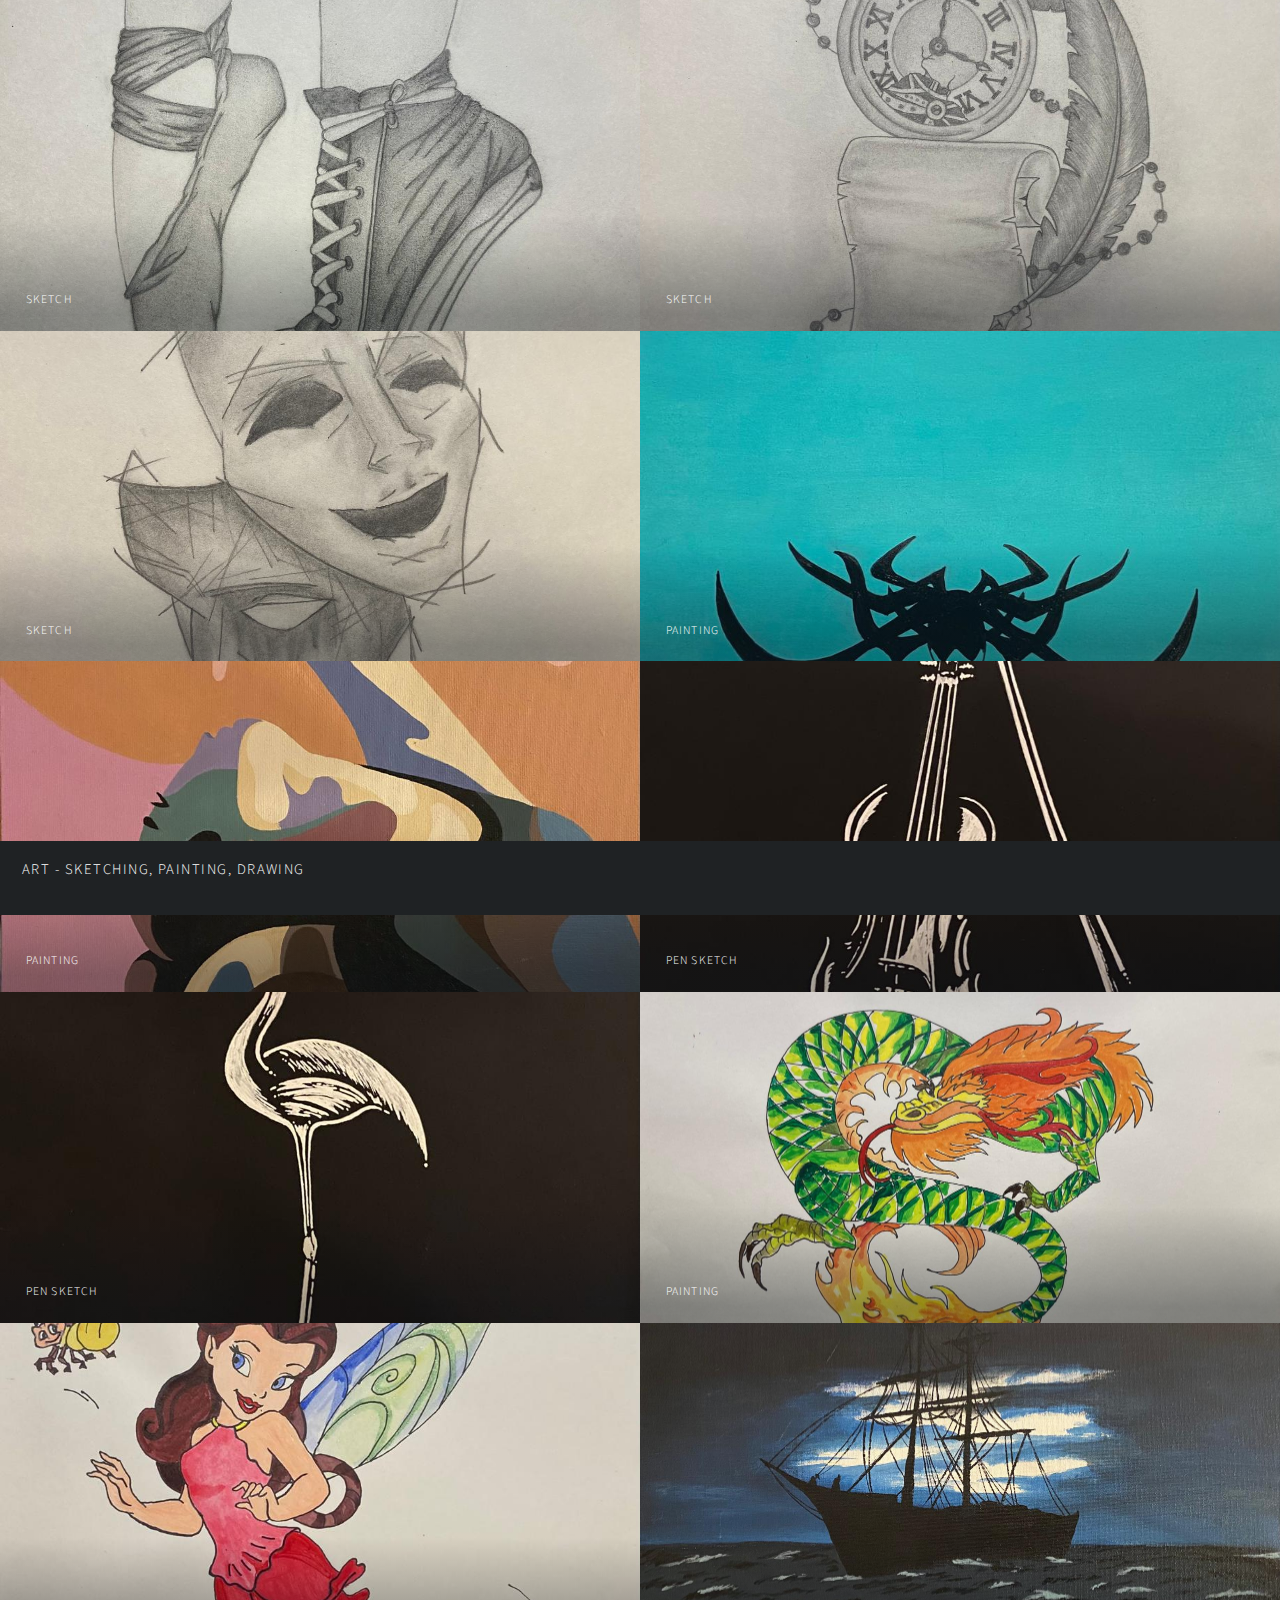
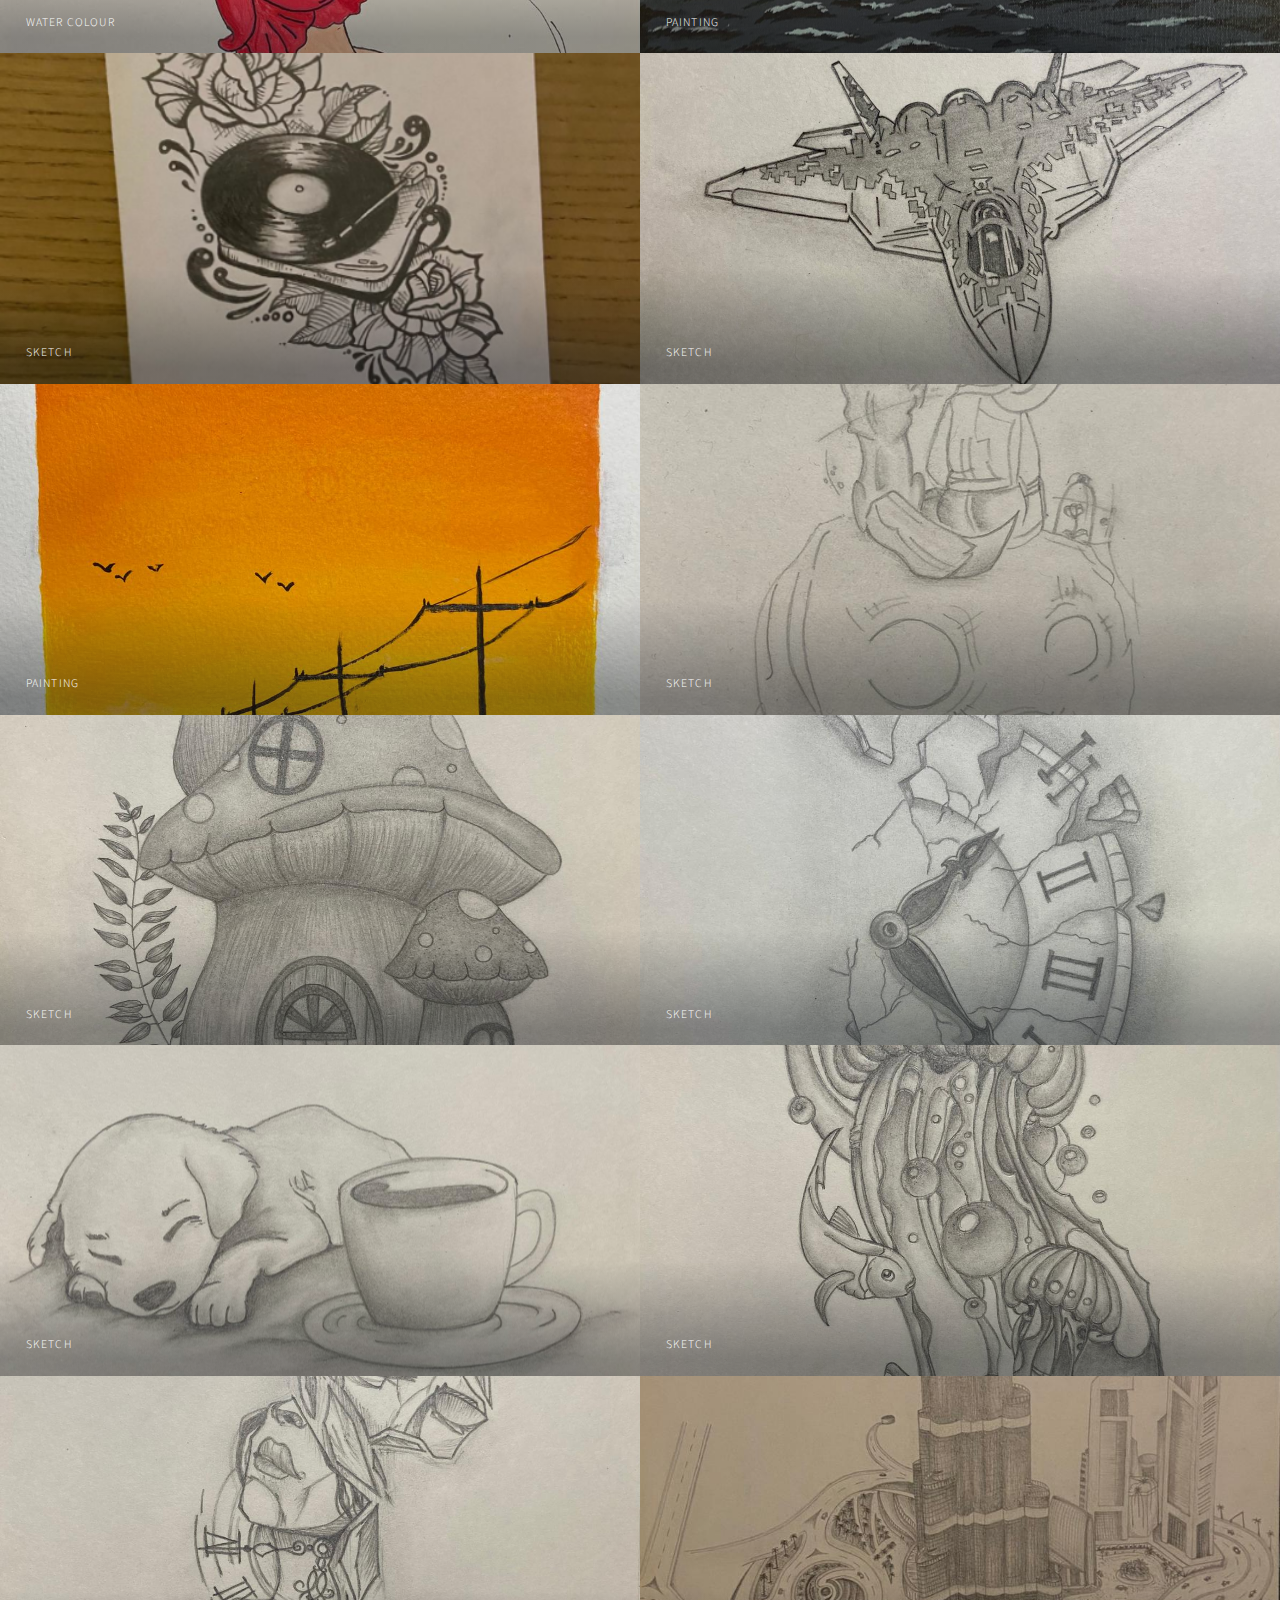
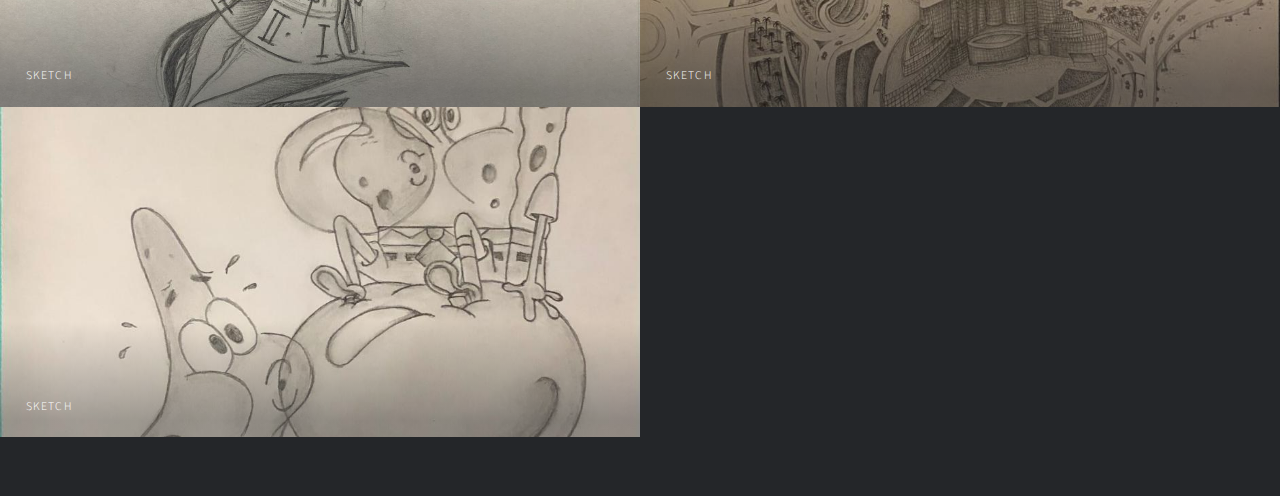
<file: sketch.html>
<!DOCTYPE HTML>

<html>
	<head>
		<title>Anoushka C. - Sketching and Painting</title>
		<meta charset="utf-8" />
		<meta name="viewport" content="width=device-width, initial-scale=1, user-scalable=no" />
		<link rel="stylesheet" href="assets/css/art.css" />
		<noscript><link rel="stylesheet" href="assets/css/noscript.css" /></noscript>
	</head>
	<body class="is-preload">

		<!-- Wrapper -->
			<div id="wrapper">

				<!-- Header -->
					<header id="header">
						<h1><a href="index-art.html"><strong>Art - sketching, painting, drawing</strong></a></h1>
					</header>

				<!-- Main -->
					<div id="main">
						<article class="thumb">
							<a href="art/sketch/01.jpg" class="image"><img src="art/sketch/01.jpg" alt="" /></a>
							<h2>Sketch</h2>
						</article>
						<article class="thumb">
							<a href="art/sketch/02.jpg" class="image"><img src="art/sketch/02.jpg" alt="" /></a>
							<h2>Sketch</h2>
						</article>
						<article class="thumb">
							<a href="art/sketch/03.jpg" class="image"><img src="art/sketch/03.jpg" alt="" /></a>
							<h2>Sketch</h2>
						</article>
						<article class="thumb">
							<a href="art/sketch/04.jpg" class="image"><img src="art/sketch/04.jpg" alt="" /></a>
							<h2>Painting</h2>
						</article>
						<article class="thumb">
							<a href="art/sketch/05.jpg" class="image"><img src="art/sketch/05.jpg" alt="" /></a>
							<h2>Painting</h2>
						</article>
						<article class="thumb">
							<a href="art/sketch/06.jpg" class="image"><img src="art/sketch/06.jpg" alt="" /></a>
							<h2>Pen Sketch</h2>
						</article>
						<article class="thumb">
							<a href="art/sketch/07.jpg" class="image"><img src="art/sketch/07.jpg" alt="" /></a>
							<h2>Pen Sketch</h2>
						</article>
						<article class="thumb">
							<a href="art/sketch/08.jpg" class="image"><img src="art/sketch/08.jpg" alt="" /></a>
							<h2>Painting</h2>
						</article>
						<article class="thumb">
							<a href="art/sketch/09.jpg" class="image"><img src="art/sketch/09.jpg" alt="" /></a>
							<h2>Water colour</h2>
						</article>
						<article class="thumb">
							<a href="art/sketch/10.jpg" class="image"><img src="art/sketch/10.jpg" alt="" /></a>
							<h2>Painting</h2>
						</article>
						<article class="thumb">
							<a href="art/sketch/21.png" class="image"><img src="art/sketch/21.png" alt="" /></a>
							<h2>Sketch</h2>
						</article>
						<article class="thumb">
							<a href="art/sketch/20.jpg" class="image"><img src="art/sketch/20.jpg" alt="" /></a>
							<h2>Sketch</h2>
						</article>
						<article class="thumb">
							<a href="art/sketch/12.jpg" class="image"><img src="art/sketch/12.jpg" alt="" /></a>
							<h2>Painting</h2>
						</article>
						<article class="thumb">
							<a href="art/sketch/13.jpg" class="image"><img src="art/sketch/13.jpg" alt="" /></a>
							<h2>Sketch</h2>
						</article>
						<article class="thumb">
							<a href="art/sketch/14.jpg" class="image"><img src="art/sketch/14.jpg" alt="" /></a>
							<h2>Sketch</h2>
						</article>
						<article class="thumb">
							<a href="art/sketch/15.jpg" class="image"><img src="art/sketch/15.jpg" alt="" /></a>
							<h2>Sketch</h2>
						</article>
						<article class="thumb">
							<a href="art/sketch/16.jpg" class="image"><img src="art/sketch/16.jpg" alt="" /></a>
							<h2>Sketch</h2>
						</article>
						<article class="thumb">
							<a href="art/sketch/17.jpg" class="image"><img src="art/sketch/17.jpg" alt="" /></a>
							<h2>Sketch</h2>
						</article>
						<article class="thumb">
							<a href="art/sketch/18.jpg" class="image"><img src="art/sketch/18.jpg" alt="" /></a>
							<h2>Sketch</h2>
						</article>
						<article class="thumb">
							<a href="art/sketch/11.jpg" class="image"><img src="art/sketch/11.jpg" alt="" /></a>
							<h2>Sketch</h2>
						</article>
						<article class="thumb">
							<a href="art/sketch/19.jpg" class="image"><img src="art/sketch/19.jpg" alt="" /></a>
							<h2>Sketch</h2>
						</article>
					</div>

			</div>

		<!-- Scripts -->
			<script src="assets/js/jquery.min.js"></script>
			<script src="assets/js/jquery.poptrox.min.js"></script>
			<script src="assets/js/browser.min.js"></script>
			<script src="assets/js/breakpoints.min.js"></script>
			<script src="assets/js/util.js"></script>
			<script src="assets/js/main-art.js"></script>

	</body>
</html>
</file>
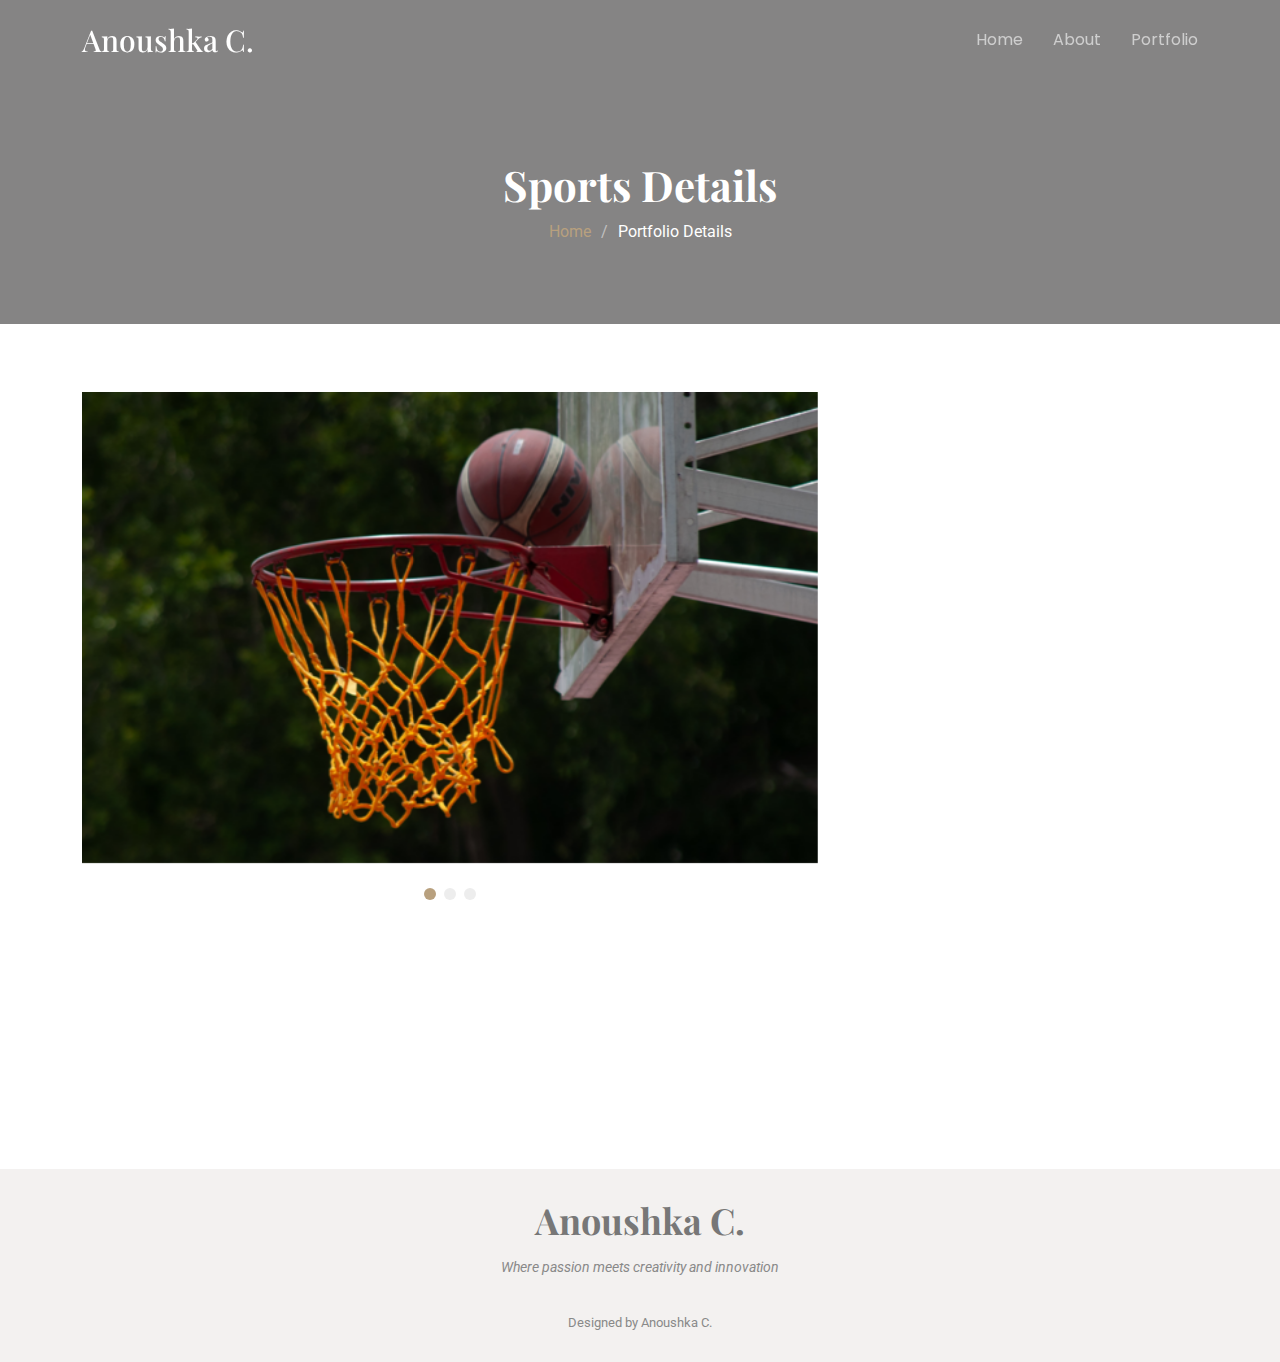
<file: sports.html>
<!DOCTYPE html>
<html lang="en">

<head>
  <meta charset="utf-8">
  <meta content="width=device-width, initial-scale=1.0" name="viewport">
  <title>Portfolio Details</title>
  <meta name="description" content="">
  <meta name="keywords" content="">

  <!-- Favicons -->
  <link href="assets/img/favicon.png" rel="icon">
  <link href="assets/img/apple-touch-icon.png" rel="apple-touch-icon">

  <!-- Fonts -->
  <link href="https://fonts.googleapis.com" rel="preconnect">
  <link href="https://fonts.gstatic.com" rel="preconnect" crossorigin>
  <link href="https://fonts.googleapis.com/css2?family=Roboto:ital,wght@0,100;0,300;0,400;0,500;0,700;0,900;1,100;1,300;1,400;1,500;1,700;1,900&family=Poppins:ital,wght@0,100;0,200;0,300;0,400;0,500;0,600;0,700;0,800;0,900;1,100;1,200;1,300;1,400;1,500;1,600;1,700;1,800;1,900&family=Playfair+Display:ital,wght@0,400;0,500;0,600;0,700;0,800;0,900;1,400;1,500;1,600;1,700;1,800;1,900&display=swap" rel="stylesheet">

  <!-- Vendor CSS Files -->
  <link href="vendor/bootstrap/css/bootstrap.min.css" rel="stylesheet">
  <link href="vendor/bootstrap-icons/bootstrap-icons.css" rel="stylesheet">
  <link href="vendor/aos/aos.css" rel="stylesheet">
  <link href="vendor/swiper/swiper-bundle.min.css" rel="stylesheet">
  <link href="vendor/glightbox/css/glightbox.min.css" rel="stylesheet">

  <!-- Main CSS File -->
  <link href="assets/css/main.css" rel="stylesheet">

</head>

<body class="portfolio-details-page">

  <header id="header" class="header d-flex align-items-center fixed-top">
    <div class="container-fluid container-xl position-relative d-flex align-items-center justify-content-between">

      <a href="index.html" class="logo d-flex align-items-center">
        <!-- Uncomment the line below if you also wish to use an image logo -->
        <!-- <img src="assets/img/logo.png" alt=""> -->
        <h1 class="sitename">Anoushka C.</h1>
      </a>

      <nav id="navmenu" class="navmenu">
        <ul>
          <li><a href="index.html#hero">Home</a></li>
          <li><a href="index.html#about">About</a></li>
          <li><a href="index.html#portfolio">Portfolio</a></li>
          <!-- <li><a href="#contact">Contact</a></li> -->
        </ul>
        <i class="mobile-nav-toggle d-xl-none bi bi-list"></i>
      </nav>

    </div>
  </header>

  <main class="main">

    <!-- Page Title -->
    <div class="page-title dark-background">
      <div class="container position-relative">
        <h1>Sports Details</h1>
        <nav class="breadcrumbs">
          <ol>
            <li><a href="index.html">Home</a></li>
            <li class="current">Portfolio Details</li>
          </ol>
        </nav>
      </div>
    </div><!-- End Page Title -->

    <!-- Portfolio Details Section -->
    <section id="portfolio-details" class="portfolio-details section">

      <div class="container" data-aos="fade-up" data-aos-delay="100">

        <div class="row gy-4">

          <div class="col-lg-8">
            <div class="portfolio-details-slider swiper init-swiper">

              <script type="application/json" class="swiper-config">
                {
                  "loop": true,
                  "speed": 600,
                  "autoplay": {
                    "delay": 5000
                  },
                  "slidesPerView": "auto",
                  "pagination": {
                    "el": ".swiper-pagination",
                    "type": "bullets",
                    "clickable": true
                  }
                }
              </script>

              <div class="swiper-wrapper align-items-center">

                <div class="swiper-slide">
                  <img src="img/portfolio/basketball.png" alt="">
                </div>

                <div class="swiper-slide">
                  <img src="img/portfolio/volleyball.jpg" alt="">
                </div>

                <div class="swiper-slide">
                  <img src="img/portfolio/tennis.png" alt="">
                </div>

              </div>
              <div class="swiper-pagination"></div>
            </div>
          </div>

            <div class="portfolio-description" data-aos="fade-up" data-aos-delay="300">
              <h2>My connection to sports</h2>
              <p>
                Sports have always been a significant part of my life, both as a player and a leader. Basketball, in particular, has taught me the value of teamwork, perseverance, and strategic thinking. Whether on the court or organizing events, I thrive in the competitive yet collaborative atmosphere that sports create. The lessons I’ve learned—discipline, focus, and leadership—translate into other areas of my life, shaping my character and my approach to challenges.
              </p>
            </div>
          </div>

        </div>

      </div>

    </section><!-- /Portfolio Details Section -->

  </main>

  <footer id="footer" class="footer light-background">
    <div class="container">
      <h3 class="sitename">Anoushka C.</h3>
      <p>Where passion meets creativity and innovation</p>
      <!-- <div class="social-links d-flex justify-content-center">
        <a href=""><i class="bi bi-twitter-x"></i></a>
        <a href=""><i class="bi bi-facebook"></i></a>
        <a href=""><i class="bi bi-instagram"></i></a>
        <a href=""><i class="bi bi-skype"></i></a>
        <a href=""><i class="bi bi-linkedin"></i></a>
      </div> -->
      <div class="container">
        <!-- <div class="copyright">
          <span>Copyright</span> <strong class="px-1 sitename">Folio</strong> <span>All Rights Reserved</span>
        </div> -->
        <div class="credits">
          <!-- All the links in the footer should remain intact. -->
          <!-- You can delete the links only if you've purchased the pro version. -->
          <!-- Licensing information: https://bootstrapmade.com/license/ -->
          <!-- Purchase the pro version with working PHP/AJAX contact form: [buy-url] -->
          Designed by Anoushka C.
        </div>
      </div>
    </div>
  </footer>

  <!-- Scroll Top -->
  <a href="#" id="scroll-top" class="scroll-top d-flex align-items-center justify-content-center"><i class="bi bi-arrow-up-short"></i></a>

  <!-- Preloader -->
  <div id="preloader"></div>

  <!-- Vendor JS Files -->
  <script src="vendor/bootstrap/js/bootstrap.bundle.min.js"></script>
  <script src="vendor/php-email-form/validate.js"></script>
  <script src="vendor/aos/aos.js"></script>
  <script src="vendor/typed.js/typed.umd.js"></script>
  <script src="vendor/swiper/swiper-bundle.min.js"></script>
  <script src="vendor/glightbox/js/glightbox.min.js"></script>
  <script src="vendor/imagesloaded/imagesloaded.pkgd.min.js"></script>
  <script src="vendor/isotope-layout/isotope.pkgd.min.js"></script>

  <!-- Main JS File -->
  <script src="assets/js/main.js"></script>

</body>

</html>
</file>
<file: assets/css/noscript.css>
/*
	Multiverse by HTML5 UP
	html5up.net | @ajlkn
	Free for personal and commercial use under the CCA 3.0 license (html5up.net/license)
*/

/* Wrapper */

	body.is-preload #wrapper:before {
		display: none;
	}

/* Main */

	body.is-preload #main .thumb {
		pointer-events: auto;
		opacity: 1;
	}

/* Header */

	body.is-preload #header {
		-moz-transform: none;
		-webkit-transform: none;
		-ms-transform: none;
		transform: none;
	}
</file>
<file: assets/css/main.css>
/**
* Template Name: Folio
* Template URL: https://bootstrapmade.com/folio-bootstrap-portfolio-template/
* Updated: Aug 08 2024 with Bootstrap v5.3.3
* Author: BootstrapMade.com
* License: https://bootstrapmade.com/license/
*/

/*--------------------------------------------------------------
# Font & Color Variables
# Help: https://bootstrapmade.com/color-system/
--------------------------------------------------------------*/
/* Fonts */
:root {
  --default-font: "Roboto",  system-ui, -apple-system, "Segoe UI", Roboto, "Helvetica Neue", Arial, "Noto Sans", "Liberation Sans", sans-serif, "Apple Color Emoji", "Segoe UI Emoji", "Segoe UI Symbol", "Noto Color Emoji";
  --heading-font: "Playfair Display",  sans-serif;
  --nav-font: "Poppins",  sans-serif;
}

/* Global Colors - The following color variables are used throughout the website. Updating them here will change the color scheme of the entire website */
:root { 
  --background-color: #ffffff; /* Background color for the entire website, including individual sections */
  --default-color: #898989; /* Default color used for the majority of the text content across the entire website */
  --heading-color: #777777; /* Color for headings, subheadings and title throughout the website */
  --accent-color: #b8a07e; /* Accent color that represents your brand on the website. It's used for buttons, links, and other elements that need to stand out */
  --surface-color: #ffffff; /* The surface color is used as a background of boxed elements within sections, such as cards, icon boxes, or other elements that require a visual separation from the global background. */
  --contrast-color: #ffffff; /* Contrast color for text, ensuring readability against backgrounds of accent, heading, or default colors. */
}

/* Nav Menu Colors - The following color variables are used specifically for the navigation menu. They are separate from the global colors to allow for more customization options */
:root {
  --nav-color: rgba(255, 255, 255, 0.6);  /* The default color of the main navmenu links */
  --nav-hover-color: #ffffff; /* Applied to main navmenu links when they are hovered over or active */
  --nav-mobile-background-color: #ffffff; /* Used as the background color for mobile navigation menu */
  --nav-dropdown-background-color: #ffffff; /* Used as the background color for dropdown items that appear when hovering over primary navigation items */
  --nav-dropdown-color: #898989; /* Used for navigation links of the dropdown items in the navigation menu. */
  --nav-dropdown-hover-color: #b8a07e; /* Similar to --nav-hover-color, this color is applied to dropdown navigation links when they are hovered over. */
}

/* Color Presets - These classes override global colors when applied to any section or element, providing reuse of the sam color scheme. */

.light-background {
  --background-color: #f3f1f0;
  --surface-color: #ffffff;
}

.dark-background {
  --background-color: #858484;
  --default-color: #ffffff;
  --heading-color: #ffffff;
  --surface-color: #9e9e9e;
  --contrast-color: #ffffff;
}

/* Smooth scroll */
:root {
  scroll-behavior: smooth;
}

/*--------------------------------------------------------------
# General Styling & Shared Classes
--------------------------------------------------------------*/
body {
  color: var(--default-color);
  background-color: var(--background-color);
  font-family: var(--default-font);
}

a {
  color: var(--accent-color);
  text-decoration: none;
  transition: 0.3s;
}

a:hover {
  color: color-mix(in srgb, var(--accent-color), transparent 25%);
  text-decoration: none;
}

h1,
h2,
h3,
h4,
h5,
h6 {
  color: var(--heading-color);
  font-family: var(--heading-font);
}

/* PHP Email Form Messages
------------------------------*/
.php-email-form .error-message {
  display: none;
  background: #df1529;
  color: #ffffff;
  text-align: left;
  padding: 15px;
  margin-bottom: 24px;
  font-weight: 600;
}

.php-email-form .sent-message {
  display: none;
  color: #ffffff;
  background: #059652;
  text-align: center;
  padding: 15px;
  margin-bottom: 24px;
  font-weight: 600;
}

.php-email-form .loading {
  display: none;
  background: var(--surface-color);
  text-align: center;
  padding: 15px;
  margin-bottom: 24px;
}

.php-email-form .loading:before {
  content: "";
  display: inline-block;
  border-radius: 50%;
  width: 24px;
  height: 24px;
  margin: 0 10px -6px 0;
  border: 3px solid var(--accent-color);
  border-top-color: var(--surface-color);
  animation: php-email-form-loading 1s linear infinite;
}

@keyframes php-email-form-loading {
  0% {
    transform: rotate(0deg);
  }

  100% {
    transform: rotate(360deg);
  }
}

/*--------------------------------------------------------------
# Global Header
--------------------------------------------------------------*/
.header {
  --background-color: rgba(0, 0, 0, 0);
  --default-color: #ffffff;
  --heading-color: #ffffff;
  color: var(--default-color);
  background-color: var(--background-color);
  padding: 10px 0;
  transition: all 0.5s;
  z-index: 997;
}

.header .logo {
  line-height: 1;
}

.header .logo img {
  max-height: 32px;
  margin-right: 8px;
}

.header .logo h1 {
  font-size: 30px;
  margin: 0;
  font-weight: 4700;
  color: var(--heading-color);
}

.scrolled .header {
  box-shadow: 0px 0 18px rgba(0, 0, 0, 0.1);
}

/* Global Header on Scroll
------------------------------*/
.scrolled .header {
  --background-color: rgba(82, 78, 68, 0.8);
}

/*--------------------------------------------------------------
# Navigation Menu
--------------------------------------------------------------*/
/* Navmenu - Desktop */
@media (min-width: 1200px) {
  .navmenu {
    padding: 0;
  }

  .navmenu ul {
    margin: 0;
    padding: 0;
    display: flex;
    list-style: none;
    align-items: center;
  }

  .navmenu li {
    position: relative;
  }

  .navmenu a,
  .navmenu a:focus {
    color: var(--nav-color);
    padding: 18px 15px;
    font-size: 16px;
    font-family: var(--nav-font);
    font-weight: 400;
    display: flex;
    align-items: center;
    justify-content: space-between;
    white-space: nowrap;
    transition: 0.3s;
  }

  .navmenu a i,
  .navmenu a:focus i {
    font-size: 12px;
    line-height: 0;
    margin-left: 5px;
    transition: 0.3s;
  }

  .navmenu li:last-child a {
    padding-right: 0;
  }

  .navmenu li:hover>a,
  .navmenu .active,
  .navmenu .active:focus {
    color: var(--nav-hover-color);
  }

  .navmenu .dropdown ul {
    margin: 0;
    padding: 10px 0;
    background: var(--nav-dropdown-background-color);
    display: block;
    position: absolute;
    visibility: hidden;
    left: 14px;
    top: 130%;
    opacity: 0;
    transition: 0.3s;
    border-radius: 4px;
    z-index: 99;
    box-shadow: 0px 0px 30px rgba(0, 0, 0, 0.1);
  }

  .navmenu .dropdown ul li {
    min-width: 200px;
  }

  .navmenu .dropdown ul a {
    padding: 10px 20px;
    font-size: 15px;
    text-transform: none;
    color: var(--nav-dropdown-color);
  }

  .navmenu .dropdown ul a i {
    font-size: 12px;
  }

  .navmenu .dropdown ul a:hover,
  .navmenu .dropdown ul .active:hover,
  .navmenu .dropdown ul li:hover>a {
    color: var(--nav-dropdown-hover-color);
  }

  .navmenu .dropdown:hover>ul {
    opacity: 1;
    top: 100%;
    visibility: visible;
  }

  .navmenu .dropdown .dropdown ul {
    top: 0;
    left: -90%;
    visibility: hidden;
  }

  .navmenu .dropdown .dropdown:hover>ul {
    opacity: 1;
    top: 0;
    left: -100%;
    visibility: visible;
  }
}

/* Navmenu - Mobile */
@media (max-width: 1199px) {
  .mobile-nav-toggle {
    color: var(--nav-color);
    font-size: 28px;
    line-height: 0;
    margin-right: 10px;
    cursor: pointer;
    transition: color 0.3s;
  }

  .navmenu {
    padding: 0;
    z-index: 9997;
  }

  .navmenu ul {
    display: none;
    list-style: none;
    position: absolute;
    inset: 60px 20px 20px 20px;
    padding: 10px 0;
    margin: 0;
    border-radius: 6px;
    background-color: var(--nav-mobile-background-color);
    overflow-y: auto;
    transition: 0.3s;
    z-index: 9998;
    box-shadow: 0px 0px 30px rgba(0, 0, 0, 0.1);
  }

  .navmenu a,
  .navmenu a:focus {
    color: var(--nav-dropdown-color);
    padding: 10px 20px;
    font-family: var(--nav-font);
    font-size: 17px;
    font-weight: 500;
    display: flex;
    align-items: center;
    justify-content: space-between;
    white-space: nowrap;
    transition: 0.3s;
  }

  .navmenu a i,
  .navmenu a:focus i {
    font-size: 12px;
    line-height: 0;
    margin-left: 5px;
    width: 30px;
    height: 30px;
    display: flex;
    align-items: center;
    justify-content: center;
    border-radius: 50%;
    transition: 0.3s;
    background-color: color-mix(in srgb, var(--accent-color), transparent 90%);
  }

  .navmenu a i:hover,
  .navmenu a:focus i:hover {
    background-color: var(--accent-color);
    color: var(--contrast-color);
  }

  .navmenu a:hover,
  .navmenu .active,
  .navmenu .active:focus {
    color: var(--nav-dropdown-hover-color);
  }

  .navmenu .active i,
  .navmenu .active:focus i {
    background-color: var(--accent-color);
    color: var(--contrast-color);
    transform: rotate(180deg);
  }

  .navmenu .dropdown ul {
    position: static;
    display: none;
    z-index: 99;
    padding: 10px 0;
    margin: 10px 20px;
    background-color: var(--nav-dropdown-background-color);
    border: 1px solid color-mix(in srgb, var(--default-color), transparent 90%);
    box-shadow: none;
    transition: all 0.5s ease-in-out;
  }

  .navmenu .dropdown ul ul {
    background-color: rgba(33, 37, 41, 0.1);
  }

  .navmenu .dropdown>.dropdown-active {
    display: block;
    background-color: rgba(33, 37, 41, 0.03);
  }

  .mobile-nav-active {
    overflow: hidden;
  }

  .mobile-nav-active .mobile-nav-toggle {
    color: #fff;
    position: absolute;
    font-size: 32px;
    top: 15px;
    right: 15px;
    margin-right: 0;
    z-index: 9999;
  }

  .mobile-nav-active .navmenu {
    position: fixed;
    overflow: hidden;
    inset: 0;
    background: rgba(33, 37, 41, 0.8);
    transition: 0.3s;
  }

  .mobile-nav-active .navmenu>ul {
    display: block;
  }
}

/*--------------------------------------------------------------
# Global Footer
--------------------------------------------------------------*/
.footer {
  color: var(--default-color);
  background-color: var(--background-color);
  font-size: 14px;
  text-align: center;
  padding: 30px 0;
  position: relative;
}

.footer h3 {
  font-size: 36px;
  font-weight: 700;
  position: relative;
  padding: 0;
  margin: 0 0 15px 0;
}

.footer p {
  font-size: 15;
  font-style: italic;
  padding: 0;
  margin: 0 0 30px 0;
}

.footer .social-links {
  margin: 0 0 30px 0;
}

.footer .social-links a {
  font-size: 16px;
  display: flex;
  align-items: center;
  justify-content: center;
  background: var(--accent-color);
  color: var(--contrast-color);
  line-height: 1;
  margin: 0 4px;
  border-radius: 50%;
  text-align: center;
  width: 36px;
  height: 36px;
  transition: 0.3s;
}

.footer .social-links a:hover {
  background: color-mix(in srgb, var(--accent-color), transparent 20%);
  text-decoration: none;
}

.footer .copyright {
  padding-top: 25px;
  border-top: 1px solid color-mix(in srgb, var(--default-color), transparent 90%);
}

.footer .credits {
  font-size: 13px;
  padding-top: 5px;
}

/*--------------------------------------------------------------
# Preloader
--------------------------------------------------------------*/
#preloader {
  position: fixed;
  inset: 0;
  z-index: 999999;
  overflow: hidden;
  background: var(--background-color);
  transition: all 0.6s ease-out;
}

#preloader:before {
  content: "";
  position: fixed;
  top: calc(50% - 30px);
  left: calc(50% - 30px);
  border: 6px solid #ffffff;
  border-color: var(--accent-color) transparent var(--accent-color) transparent;
  border-radius: 50%;
  width: 60px;
  height: 60px;
  animation: animate-preloader 1.5s linear infinite;
}

@keyframes animate-preloader {
  0% {
    transform: rotate(0deg);
  }

  100% {
    transform: rotate(360deg);
  }
}

/*--------------------------------------------------------------
# Scroll Top Button
--------------------------------------------------------------*/
.scroll-top {
  position: fixed;
  visibility: hidden;
  opacity: 0;
  right: 15px;
  bottom: 15px;
  z-index: 99999;
  background-color: var(--accent-color);
  width: 40px;
  height: 40px;
  border-radius: 4px;
  transition: all 0.4s;
}

.scroll-top i {
  font-size: 24px;
  color: var(--contrast-color);
  line-height: 0;
}

.scroll-top:hover {
  background-color: color-mix(in srgb, var(--accent-color), transparent 20%);
  color: var(--contrast-color);
}

.scroll-top.active {
  visibility: visible;
  opacity: 1;
}

/*--------------------------------------------------------------
# Disable aos animation delay on mobile devices
--------------------------------------------------------------*/
@media screen and (max-width: 768px) {
  [data-aos-delay] {
    transition-delay: 0 !important;
  }
}

/*--------------------------------------------------------------
# Global Page Titles & Breadcrumbs
--------------------------------------------------------------*/
.page-title {
  color: var(--default-color);
  background-color: var(--background-color);
  padding: 160px 0 80px 0;
  text-align: center;
  position: relative;
}

.page-title:before {
  content: "";
  background-color: color-mix(in srgb, var(--background-color), transparent 50%);
  position: absolute;
  inset: 0;
}

.page-title h1 {
  font-size: 42px;
  font-weight: 700;
  margin-bottom: 10px;
}

.page-title .breadcrumbs ol {
  display: flex;
  flex-wrap: wrap;
  list-style: none;
  justify-content: center;
  padding: 0;
  margin: 0;
  font-size: 16px;
  font-weight: 400;
}

.page-title .breadcrumbs ol li+li {
  padding-left: 10px;
}

.page-title .breadcrumbs ol li+li::before {
  content: "/";
  display: inline-block;
  padding-right: 10px;
  color: color-mix(in srgb, var(--default-color), transparent 50%);
}

/*--------------------------------------------------------------
# Global Sections
--------------------------------------------------------------*/
section,
.section {
  color: var(--default-color);
  background-color: var(--background-color);
  padding: 60px 0;
  scroll-margin-top: 80px;
  overflow: clip;
}

@media (max-width: 1199px) {

  section,
  .section {
    scroll-margin-top: 56px;
  }
}

/*--------------------------------------------------------------
# Global Section Titles
--------------------------------------------------------------*/
.section-title {
  text-align: center;
  padding-bottom: 60px;
  position: relative;
}

.section-title h2 {
  font-size: 32px;
  font-weight: 300;
  margin-bottom: 15px;
}

.section-title p {
  margin-bottom: 0;
}

/*--------------------------------------------------------------
# Hero Section
--------------------------------------------------------------*/
.hero {
  width: 100%;
  min-height: 100vh;
  position: relative;
  padding: 80px 0;
  display: flex;
  align-items: center;
  justify-content: center;
}

.hero img {
  position: absolute;
  inset: 0;
  display: block;
  width: 100%;
  height: 100%;
  object-fit: cover;
  z-index: 1;
}

.hero:before {
  content: "";
  background: color-mix(in srgb, var(--background-color), transparent 80%);
  position: absolute;
  inset: 0;
  z-index: 2;
}

.hero .container {
  position: relative;
  z-index: 3;
}

.hero h2 {
  margin: 0;
  font-size: 64px;
  font-weight: 700;
}

.hero p {
  margin: 5px 0 0 0;
  font-size: 26px;
}

.hero p span {
  letter-spacing: 1px;
  border-bottom: 2px solid var(--accent-color);
}

.hero .social-links {
  margin-top: 25px;
}

.hero .social-links a {
  font-size: 24px;
  display: inline-block;
  color: color-mix(in srgb, var(--default-color), transparent 50%);
  line-height: 1;
  margin-right: 20px;
  transition: 0.3s;
}

.hero .social-links a:hover {
  color: var(--accent-color);
}

@media (max-width: 768px) {
  .hero h2 {
    font-size: 32px;
  }

  .hero p {
    font-size: 20px;
  }
}

/*--------------------------------------------------------------
# About Section
--------------------------------------------------------------*/
.about .profile-img {
  border: 20px solid var(--accent-color);
  padding: 0;
}

.about .profile-img img {
  margin-top: -60px;
  margin-left: 40px;
  margin-bottom: 40px;
  position: relative;
  z-index: 1;
}

.about .content h3 {
  font-size: 1.75rem;
  font-weight: 700;
}

.about .content .fst-italic {
  color: color-mix(in srgb, var(--default-color), var(--contrast-color) 50%);
}

.about .content ul {
  list-style: none;
  padding: 0;
}

.about .content ul li {
  padding: 10px 0 0 0;
  display: flex;
}

.about .content ul i {
  color: var(--accent-color);
  margin-right: 0.5rem;
  line-height: 1.2;
  font-size: 1.25rem;
}

.about .content p:last-child {
  margin-bottom: 0;
}

/*--------------------------------------------------------------
# Services Section
--------------------------------------------------------------*/
.services .service-item {
  position: relative;
  height: 100%;
  margin-bottom: 30px;
}

.services .service-item .icon {
  margin-right: 20px;
}

.services .service-item .icon i {
  color: var(--accent-color);
  font-size: 40px;
  line-height: 0;
  transition: 0.3s;
}

.services .service-item:hover .icon i {
  color: var(--accent-color);
}

.services .service-item .title {
  color: var(--heading-color);
  font-weight: 700;
  margin-bottom: 10px;
  font-size: 20px;
  transition: 0.3s;
}

.services .service-item .description {
  font-size: 15px;
  color: color-mix(in srgb, var(--default-color), transparent 30%);
  margin-bottom: 10px;
}

.services .service-item .readmore {
  display: flex;
  align-items: center;
  color: color-mix(in srgb, var(--default-color), transparent 50%);
  transition: 0.3s;
  font-weight: 700;
  font-size: 14px;
}

.services .service-item .readmore i {
  margin-left: 8px;
}

.services .service-item:hover .title,
.services .service-item:hover .readmore,
.services .service-item:hover .icon i {
  color: var(--accent-color);
}

/*--------------------------------------------------------------
# Testimonials Section
--------------------------------------------------------------*/
.testimonials .section-header {
  margin-bottom: 40px;
}

.testimonials .testimonials-carousel,
.testimonials .testimonials-slider {
  overflow: hidden;
}

.testimonials .testimonial-item {
  text-align: center;
}

.testimonials .testimonial-item .testimonial-img {
  width: 120px;
  border-radius: 50%;
  border: 4px solid var(--background-color);
  margin: 0 auto;
}

.testimonials .testimonial-item h3 {
  font-size: 20px;
  font-weight: bold;
  margin: 10px 0 5px 0;
}

.testimonials .testimonial-item h4 {
  font-size: 14px;
  color: color-mix(in srgb, var(--default-color), transparent 40%);
  margin: 0 0 15px 0;
}

.testimonials .testimonial-item .stars {
  margin-bottom: 15px;
}

.testimonials .testimonial-item .stars i {
  color: #ffc107;
  margin: 0 1px;
}

.testimonials .testimonial-item .quote-icon-left,
.testimonials .testimonial-item .quote-icon-right {
  color: color-mix(in srgb, var(--accent-color), transparent 50%);
  font-size: 26px;
  line-height: 0;
}

.testimonials .testimonial-item .quote-icon-left {
  display: inline-block;
  left: -5px;
  position: relative;
}

.testimonials .testimonial-item .quote-icon-right {
  display: inline-block;
  right: -5px;
  position: relative;
  top: 10px;
  transform: scale(-1, -1);
}

.testimonials .testimonial-item p {
  font-style: italic;
  margin: 0 auto 15px auto;
}

.testimonials .swiper-wrapper {
  height: auto;
}

.testimonials .swiper-pagination {
  margin-top: 20px;
  position: relative;
}

.testimonials .swiper-pagination .swiper-pagination-bullet {
  width: 12px;
  height: 12px;
  opacity: 1;
  background-color: color-mix(in srgb, var(--default-color), transparent 85%);
}

.testimonials .swiper-pagination .swiper-pagination-bullet-active {
  background-color: var(--accent-color);
}

@media (min-width: 992px) {
  .testimonials .testimonial-item p {
    width: 80%;
  }
}

/*--------------------------------------------------------------
# Portfolio Section
--------------------------------------------------------------*/
.portfolio .portfolio-filters {
  padding: 0;
  margin: 0 auto 20px auto;
  list-style: none;
  text-align: center;
}

.portfolio .portfolio-filters li {
  cursor: pointer;
  display: inline-block;
  padding: 0;
  font-size: 18px;
  font-weight: 500;
  margin: 0 10px;
  line-height: 1;
  margin-bottom: 5px;
  transition: all 0.3s ease-in-out;
}

.portfolio .portfolio-filters li:hover,
.portfolio .portfolio-filters li.filter-active {
  color: var(--accent-color);
}

.portfolio .portfolio-filters li:first-child {
  margin-left: 0;
}

.portfolio .portfolio-filters li:last-child {
  margin-right: 0;
}

@media (max-width: 575px) {
  .portfolio .portfolio-filters li {
    font-size: 14px;
    margin: 0 5px;
  }
}

.portfolio .portfolio-content {
  position: relative;
  overflow: hidden;
}

.portfolio .portfolio-content img {
  transition: 0.3s;
}

.portfolio .portfolio-content .portfolio-info {
  opacity: 0;
  position: absolute;
  inset: 0;
  z-index: 3;
  transition: all ease-in-out 0.3s;
  background: rgba(0, 0, 0, 0.6);
  padding: 15px;
}

.portfolio .portfolio-content .portfolio-info h4 {
  font-size: 14px;
  padding: 5px 10px;
  font-weight: 400;
  color: #ffffff;
  display: inline-block;
  background-color: var(--accent-color);
}

.portfolio .portfolio-content .portfolio-info p {
  position: absolute;
  bottom: 10px;
  text-align: center;
  display: inline-block;
  left: 0;
  right: 0;
  font-size: 16px;
  font-weight: 600;
  color: rgba(255, 255, 255, 0.8);
}

.portfolio .portfolio-content .portfolio-info .preview-link,
.portfolio .portfolio-content .portfolio-info .details-link {
  position: absolute;
  left: calc(50% - 40px);
  font-size: 26px;
  top: calc(50% - 14px);
  color: #fff;
  transition: 0.3s;
  line-height: 1.2;
}

.portfolio .portfolio-content .portfolio-info .preview-link:hover,
.portfolio .portfolio-content .portfolio-info .details-link:hover {
  color: var(--accent-color);
}

.portfolio .portfolio-content .portfolio-info .details-link {
  left: 50%;
  font-size: 34px;
  line-height: 0;
}

.portfolio .portfolio-content:hover .portfolio-info {
  opacity: 1;
}

.portfolio .portfolio-content:hover img {
  transform: scale(1.1);
}

/*--------------------------------------------------------------
# Pricing Section
--------------------------------------------------------------*/
.pricing .pricing-item {
  background-color: color-mix(in srgb, var(--accent-color), transparent 96%);
  padding: 40px 40px;
  height: 100%;
  border-radius: 15px;
}

.pricing h3 {
  font-weight: 600;
  margin-bottom: 15px;
  font-size: 20px;
}

.pricing h4 {
  color: var(--accent-color);
  font-size: 48px;
  font-weight: 700;
  font-family: var(--heading-font);
  margin-bottom: 0;
}

.pricing h4 sup {
  font-size: 28px;
}

.pricing h4 span {
  color: color-mix(in srgb, var(--default-color), transparent 50%);
  font-size: 18px;
  font-weight: 500;
}

.pricing .description {
  font-size: 14px;
}

.pricing .cta-btn {
  border: 1px solid var(--default-color);
  color: var(--default-color);
  display: block;
  text-align: center;
  padding: 10px 35px;
  border-radius: 5px;
  font-size: 16px;
  font-weight: 500;
  font-family: var(--heading-font);
  transition: 0.3s;
  margin-top: 20px;
  margin-bottom: 6px;
}

.pricing .cta-btn:hover {
  background: var(--accent-color);
  color: var(--contrast-color);
  border-color: var(--accent-color);
}

.pricing ul {
  padding: 0;
  list-style: none;
  color: color-mix(in srgb, var(--default-color), transparent 30%);
  text-align: left;
  line-height: 20px;
}

.pricing ul li {
  padding: 10px 0;
  display: flex;
  align-items: center;
}

.pricing ul li:last-child {
  padding-bottom: 0;
}

.pricing ul i {
  color: #059652;
  font-size: 24px;
  padding-right: 3px;
}

.pricing ul .na {
  color: color-mix(in srgb, var(--default-color), transparent 60%);
}

.pricing ul .na i {
  color: color-mix(in srgb, var(--default-color), transparent 60%);
}

.pricing ul .na span {
  text-decoration: line-through;
}

.pricing .featured {
  position: relative;
}

.pricing .featured .popular {
  position: absolute;
  top: 15px;
  right: 15px;
  background-color: var(--accent-color);
  color: var(--contrast-color);
  padding: 4px 15px 6px 15px;
  margin: 0;
  border-radius: 5px;
  font-size: 14px;
  font-weight: 500;
}

.pricing .featured .cta-btn {
  background: var(--accent-color);
  color: var(--contrast-color);
  border-color: var(--accent-color);
}

@media (max-width: 992px) {
  .pricing .box {
    max-width: 60%;
    margin: 0 auto 30px auto;
  }
}

@media (max-width: 767px) {
  .pricing .box {
    max-width: 80%;
    margin: 0 auto 30px auto;
  }
}

@media (max-width: 420px) {
  .pricing .box {
    max-width: 100%;
    margin: 0 auto 30px auto;
  }
}

/*--------------------------------------------------------------
# Contact Section
--------------------------------------------------------------*/
.contact .info-wrap {
  background-color: var(--surface-color);
  box-shadow: 0px 0px 20px rgba(0, 0, 0, 0.1);
  padding: 30px;
  margin-bottom: 30px;
}

.contact .info-item i {
  font-size: 20px;
  color: var(--accent-color);
  width: 56px;
  height: 56px;
  display: flex;
  justify-content: center;
  align-items: center;
  transition: all 0.3s ease-in-out;
  border-radius: 50%;
  border: 1px solid color-mix(in srgb, var(--accent-color), transparent 40%);
  margin-right: 15px;
}

.contact .info-item h3 {
  font-size: 18px;
  font-weight: 700;
  margin: 0 0 2px 0;
}

.contact .info-item p {
  padding: 0;
  margin-bottom: 0;
  font-size: 14px;
}

.contact .info-item:hover i {
  background: var(--accent-color);
  color: var(--contrast-color);
}

.contact .php-email-form {
  background-color: var(--surface-color);
  box-shadow: 0px 0px 20px rgba(0, 0, 0, 0.1);
  padding: 30px;
}

@media (max-width: 575px) {
  .contact .php-email-form {
    padding: 20px;
  }
}

.contact .php-email-form input[type=text],
.contact .php-email-form input[type=email],
.contact .php-email-form textarea {
  font-size: 14px;
  padding: 10px 15px;
  box-shadow: none;
  border-radius: 0;
  color: var(--default-color);
  background-color: color-mix(in srgb, var(--background-color), transparent 50%);
  border-color: color-mix(in srgb, var(--default-color), transparent 80%);
}

.contact .php-email-form input[type=text]:focus,
.contact .php-email-form input[type=email]:focus,
.contact .php-email-form textarea:focus {
  border-color: var(--accent-color);
}

.contact .php-email-form input[type=text]::placeholder,
.contact .php-email-form input[type=email]::placeholder,
.contact .php-email-form textarea::placeholder {
  color: color-mix(in srgb, var(--default-color), transparent 70%);
}

.contact .php-email-form button[type=submit] {
  color: var(--contrast-color);
  background: var(--accent-color);
  border: 0;
  padding: 10px 30px;
  transition: 0.4s;
  border-radius: 50px;
}

.contact .php-email-form button[type=submit]:hover {
  background: color-mix(in srgb, var(--accent-color), transparent 20%);
}

/*--------------------------------------------------------------
# Portfolio Details Section
--------------------------------------------------------------*/
.portfolio-details .portfolio-details-slider img {
  width: 100%;
}

.portfolio-details .portfolio-details-slider .swiper-pagination {
  margin-top: 20px;
  position: relative;
}

.portfolio-details .portfolio-details-slider .swiper-pagination .swiper-pagination-bullet {
  width: 12px;
  height: 12px;
  background-color: color-mix(in srgb, var(--default-color), transparent 85%);
  opacity: 1;
}

.portfolio-details .portfolio-details-slider .swiper-pagination .swiper-pagination-bullet-active {
  background-color: var(--accent-color);
}

.portfolio-details .portfolio-info {
  background-color: var(--surface-color);
  padding: 30px;
  box-shadow: 0px 0 30px rgba(0, 0, 0, 0.1);
}

.portfolio-details .portfolio-info h3 {
  font-size: 22px;
  font-weight: 700;
  margin-bottom: 20px;
  padding-bottom: 20px;
  border-bottom: 1px solid color-mix(in srgb, var(--default-color), transparent 85%);
}

.portfolio-details .portfolio-info ul {
  list-style: none;
  padding: 0;
  font-size: 15px;
}

.portfolio-details .portfolio-info ul li+li {
  margin-top: 10px;
}

.portfolio-details .portfolio-description {
  padding-top: 30px;
}

.portfolio-details .portfolio-description h2 {
  font-size: 26px;
  font-weight: 700;
  margin-bottom: 20px;
}

.portfolio-details .portfolio-description p {
  padding: 0;
  color: color-mix(in srgb, var(--default-color), transparent 30%);
}

/*--------------------------------------------------------------
# Service Details Section
--------------------------------------------------------------*/
.service-details .service-box {
  background-color: var(--surface-color);
  padding: 20px;
  box-shadow: 0px 2px 20px rgba(0, 0, 0, 0.1);
}

.service-details .service-box+.service-box {
  margin-top: 30px;
}

.service-details .service-box h4 {
  font-size: 20px;
  font-weight: 700;
  border-bottom: 2px solid color-mix(in srgb, var(--default-color), transparent 92%);
  padding-bottom: 15px;
  margin-bottom: 15px;
}

.service-details .services-list {
  background-color: var(--surface-color);
}

.service-details .services-list a {
  color: color-mix(in srgb, var(--default-color), transparent 20%);
  background-color: color-mix(in srgb, var(--default-color), transparent 96%);
  display: flex;
  align-items: center;
  padding: 12px 15px;
  margin-top: 15px;
  transition: 0.3s;
}

.service-details .services-list a:first-child {
  margin-top: 0;
}

.service-details .services-list a i {
  font-size: 16px;
  margin-right: 8px;
  color: var(--accent-color);
}

.service-details .services-list a.active {
  color: var(--contrast-color);
  background-color: var(--accent-color);
}

.service-details .services-list a.active i {
  color: var(--contrast-color);
}

.service-details .services-list a:hover {
  background-color: color-mix(in srgb, var(--accent-color), transparent 95%);
  color: var(--accent-color);
}

.service-details .download-catalog a {
  color: var(--default-color);
  display: flex;
  align-items: center;
  padding: 10px 0;
  transition: 0.3s;
  border-top: 1px solid color-mix(in srgb, var(--default-color), transparent 90%);
}

.service-details .download-catalog a:first-child {
  border-top: 0;
  padding-top: 0;
}

.service-details .download-catalog a:last-child {
  padding-bottom: 0;
}

.service-details .download-catalog a i {
  font-size: 24px;
  margin-right: 8px;
  color: var(--accent-color);
}

.service-details .download-catalog a:hover {
  color: var(--accent-color);
}

.service-details .help-box {
  background-color: var(--accent-color);
  color: var(--contrast-color);
  margin-top: 30px;
  padding: 30px 15px;
}

.service-details .help-box .help-icon {
  font-size: 48px;
}

.service-details .help-box h4,
.service-details .help-box a {
  color: var(--contrast-color);
}

.service-details .services-img {
  margin-bottom: 20px;
}

.service-details h3 {
  font-size: 26px;
  font-weight: 700;
}

.service-details p {
  font-size: 15px;
}

.service-details ul {
  list-style: none;
  padding: 0;
  font-size: 15px;
}

.service-details ul li {
  padding: 5px 0;
  display: flex;
  align-items: center;
}

.service-details ul i {
  font-size: 20px;
  margin-right: 8px;
  color: var(--accent-color);
}

/*--------------------------------------------------------------
# Starter Section Section
--------------------------------------------------------------*/
/* .starter-section {
  /* Add your styles here */
</file>
<file: assets/css/art.css>
/* ART things */
@import url(fontawesome-all.min.css);
@import url("https://fonts.googleapis.com/css?family=Source+Sans+Pro:300,300italic,400,400italic");

/*
	Multiverse by HTML5 UP
	html5up.net | @ajlkn
	Free for personal and commercial use under the CCA 3.0 license (html5up.net/license)
*/

@-moz-keyframes spinner {
	0% {
		-moz-transform: rotate(0deg);
		-webkit-transform: rotate(0deg);
		-ms-transform: rotate(0deg);
		transform: rotate(0deg);
	}

	100% {
		-moz-transform: rotate(359deg);
		-webkit-transform: rotate(359deg);
		-ms-transform: rotate(359deg);
		transform: rotate(359deg);
	}
}

@-webkit-keyframes spinner {
	0% {
		-moz-transform: rotate(0deg);
		-webkit-transform: rotate(0deg);
		-ms-transform: rotate(0deg);
		transform: rotate(0deg);
	}

	100% {
		-moz-transform: rotate(359deg);
		-webkit-transform: rotate(359deg);
		-ms-transform: rotate(359deg);
		transform: rotate(359deg);
	}
}

@-ms-keyframes spinner {
	0% {
		-moz-transform: rotate(0deg);
		-webkit-transform: rotate(0deg);
		-ms-transform: rotate(0deg);
		transform: rotate(0deg);
	}

	100% {
		-moz-transform: rotate(359deg);
		-webkit-transform: rotate(359deg);
		-ms-transform: rotate(359deg);
		transform: rotate(359deg);
	}
}

@keyframes spinner {
	0% {
		-moz-transform: rotate(0deg);
		-webkit-transform: rotate(0deg);
		-ms-transform: rotate(0deg);
		transform: rotate(0deg);
	}

	100% {
		-moz-transform: rotate(359deg);
		-webkit-transform: rotate(359deg);
		-ms-transform: rotate(359deg);
		transform: rotate(359deg);
	}
}

html, body, div, span, applet, object,
iframe, h1, h2, h3, h4, h5, h6, p, blockquote,
pre, a, abbr, acronym, address, big, cite,
code, del, dfn, em, img, ins, kbd, q, s, samp,
small, strike, strong, sub, sup, tt, var, b,
u, i, center, dl, dt, dd, ol, ul, li, fieldset,
form, label, legend, table, caption, tbody,
tfoot, thead, tr, th, td, article, aside,
canvas, details, embed, figure, figcaption,
footer, header, hgroup, menu, nav, output, ruby,
section, summary, time, mark, audio, video {
	margin: 0;
	padding: 0;
	border: 0;
	font-size: 100%;
	font: inherit;
	vertical-align: baseline;}

article, aside, details, figcaption, figure,
footer, header, hgroup, menu, nav, section {
	display: block;}

body {
	line-height: 1;
}

ol, ul {
	list-style: none;
}

blockquote, q {
	quotes: none;
}

	blockquote:before, blockquote:after, q:before, q:after {
		content: '';
		content: none;
	}

table {
	border-collapse: collapse;
	border-spacing: 0;
}

body {
	-webkit-text-size-adjust: none;
}

mark {
	background-color: transparent;
	color: inherit;
}

input::-moz-focus-inner {
	border: 0;
	padding: 0;
}

input, select, textarea {
	-moz-appearance: none;
	-webkit-appearance: none;
	-ms-appearance: none;
	appearance: none;
}

/* Basic */

	@-ms-viewport {
		width: device-width;
	}

	body {
		-ms-overflow-style: scrollbar;
	}

	@media screen and (max-width: 480px) {

		html, body {
			min-width: 320px;
		}

	}

	html {
		box-sizing: border-box;
	}

	*, *:before, *:after {
		box-sizing: inherit;
	}

	body {
		background: #242629;
	}

		body.is-preload *, body.is-preload *:before, body.is-preload *:after {
			-moz-animation: none !important;
			-webkit-animation: none !important;
			-ms-animation: none !important;
			animation: none !important;
			-moz-transition: none !important;
			-webkit-transition: none !important;
			-ms-transition: none !important;
			transition: none !important;
		}

		body.is-resizing *, body.is-resizing *:before, body.is-resizing *:after {
			-moz-animation: none !important;
			-webkit-animation: none !important;
			-ms-animation: none !important;
			animation: none !important;
			-moz-transition: none !important;
			-webkit-transition: none !important;
			-ms-transition: none !important;
			transition: none !important;
		}

/* Type */

	body, input, select, textarea {
		color: #a0a0a1;
		font-family: "Source Sans Pro", Helvetica, sans-serif;
		font-size: 15pt;
		font-weight: 300;
		letter-spacing: 0.025em;
		line-height: 1.65;
	}

		@media screen and (max-width: 1680px) {

			body, input, select, textarea {
				font-size: 11pt;
			}

		}

	a {
		-moz-transition: color 0.2s ease-in-out, border-bottom-color 0.2s ease-in-out;
		-webkit-transition: color 0.2s ease-in-out, border-bottom-color 0.2s ease-in-out;
		-ms-transition: color 0.2s ease-in-out, border-bottom-color 0.2s ease-in-out;
		transition: color 0.2s ease-in-out, border-bottom-color 0.2s ease-in-out;
		border-bottom: dotted 1px;
		color: #34a58e;
		text-decoration: none;
	}

		a:hover {
			border-bottom-color: transparent;
			color: #34a58e !important;
		}

	strong, b {
		color: #ffffff;
		font-weight: 300;
	}

	em, i {
		font-style: italic;
	}

	p {
		margin: 0 0 2em 0;
	}

	h1, h2, h3, h4, h5, h6 {
		color: #ffffff;
		font-weight: 300;
		letter-spacing: 0.1em;
		line-height: 1.5;
		margin: 0 0 1em 0;
		text-transform: uppercase;
	}

		h1 a, h2 a, h3 a, h4 a, h5 a, h6 a {
			color: inherit;
			text-decoration: none;
		}

	h1 {
		font-size: 2em;
	}

	h2 {
		font-size: 1.25em;
	}

	h3 {
		font-size: 1.1em;
	}

	h4 {
		font-size: 1em;
	}

	h5 {
		font-size: 0.9em;
	}

	h6 {
		font-size: 0.7em;
	}

	@media screen and (max-width: 736px) {

		h2 {
			font-size: 1em;
		}

		h3 {
			font-size: 0.9em;
		}

		h4 {
			font-size: 0.8em;
		}

		h5 {
			font-size: 0.7em;
		}

		h6 {
			font-size: 0.7em;
		}

	}

	sub {
		font-size: 0.8em;
		position: relative;
		top: 0.5em;
	}

	sup {
		font-size: 0.8em;
		position: relative;
		top: -0.5em;
	}

	blockquote {
		border-left: 4px #36383c;
		font-style: italic;
		margin: 0 0 2em 0;
		padding: 0.5em 0 0.5em 2em;
	}

	code {
		background: #34363b;
		border: solid 1px #36383c;
		font-family: "Courier New", monospace;
		font-size: 0.9em;
		margin: 0 0.25em;
		padding: 0.25em 0.65em;
	}

	pre {
		-webkit-overflow-scrolling: touch;
		font-family: "Courier New", monospace;
		font-size: 0.9em;
		margin: 0 0 2em 0;
	}

		pre code {
			display: block;
			line-height: 1.75;
			padding: 1em 1.5em;
			overflow-x: auto;
		}

	hr {
		border: 0;
		border-bottom: solid 1px #36383c;
		margin: 2em 0;
	}

		hr.major {
			margin: 3em 0;
		}

	.align-left {
		text-align: left;
	}

	.align-center {
		text-align: center;
	}

	.align-right {
		text-align: right;
	}

/* Button */

	input[type="submit"],
	input[type="reset"],
	input[type="button"],
	button,
	.button {
		-moz-appearance: none;
		-webkit-appearance: none;
		-ms-appearance: none;
		appearance: none;
		-moz-transition: background-color 0.2s ease-in-out, box-shadow 0.2s ease-in-out, color 0.2s ease-in-out;
		-webkit-transition: background-color 0.2s ease-in-out, box-shadow 0.2s ease-in-out, color 0.2s ease-in-out;
		-ms-transition: background-color 0.2s ease-in-out, box-shadow 0.2s ease-in-out, color 0.2s ease-in-out;
		transition: background-color 0.2s ease-in-out, box-shadow 0.2s ease-in-out, color 0.2s ease-in-out;
		background-color: transparent;
		border: 0;
		border-radius: 0;
		box-shadow: inset 0 0 0 2px #36383c;
		color: #ffffff !important;
		cursor: pointer;
		display: inline-block;
		font-size: 0.9em;
		font-weight: 300;
		height: 3.05556em;
		letter-spacing: 0.1em;
		line-height: 3.05556em;
		padding: 0 2.5em;
		text-align: center;
		text-decoration: none;
		text-transform: uppercase;
		white-space: nowrap;
	}

		input[type="submit"]:hover,
		input[type="reset"]:hover,
		input[type="button"]:hover,
		button:hover,
		.button:hover {
			box-shadow: inset 0 0 0 2px #34a58e;
			color: #34a58e !important;
		}

			input[type="submit"]:hover:active,
			input[type="reset"]:hover:active,
			input[type="button"]:hover:active,
			button:hover:active,
			.button:hover:active {
				background-color: rgba(52, 165, 142, 0.15);
				color: #34a58e !important;
			}

		input[type="submit"].icon,
		input[type="reset"].icon,
		input[type="button"].icon,
		button.icon,
		.button.icon {
			padding-left: 1.35em;
		}

			input[type="submit"].icon:before,
			input[type="reset"].icon:before,
			input[type="button"].icon:before,
			button.icon:before,
			.button.icon:before {
				margin-right: 0.5em;
			}

		input[type="submit"].fit,
		input[type="reset"].fit,
		input[type="button"].fit,
		button.fit,
		.button.fit {
			width: 100%;
		}

		input[type="submit"].small,
		input[type="reset"].small,
		input[type="button"].small,
		button.small,
		.button.small {
			font-size: 0.8em;
		}

		input[type="submit"].large,
		input[type="reset"].large,
		input[type="button"].large,
		button.large,
		.button.large {
			font-size: 1.35em;
		}

		input[type="submit"].primary,
		input[type="reset"].primary,
		input[type="button"].primary,
		button.primary,
		.button.primary {
			background-color: #34a58e;
			box-shadow: none;
		}

			input[type="submit"].primary:hover,
			input[type="reset"].primary:hover,
			input[type="button"].primary:hover,
			button.primary:hover,
			.button.primary:hover {
				background-color: #47c5ab;
				color: #ffffff !important;
			}

				input[type="submit"].primary:hover:active,
				input[type="reset"].primary:hover:active,
				input[type="button"].primary:hover:active,
				button.primary:hover:active,
				.button.primary:hover:active {
					background-color: #287e6d;
				}

		input[type="submit"].disabled, input[type="submit"]:disabled,
		input[type="reset"].disabled,
		input[type="reset"]:disabled,
		input[type="button"].disabled,
		input[type="button"]:disabled,
		button.disabled,
		button:disabled,
		.button.disabled,
		.button:disabled {
			pointer-events: none;
			opacity: 0.35;
		}

/* Form */

	form {
		margin: 0 0 2em 0;
	}

		form > :last-child {
			margin-bottom: 0;
		}

		form > .fields {
			display: -moz-flex;
			display: -webkit-flex;
			display: -ms-flex;
			display: flex;
			-moz-flex-wrap: wrap;
			-webkit-flex-wrap: wrap;
			-ms-flex-wrap: wrap;
			flex-wrap: wrap;
			width: calc(100% + 3em);
			margin: -1.5em 0 2em -1.5em;
		}

			form > .fields > .field {
				-moz-flex-grow: 0;
				-webkit-flex-grow: 0;
				-ms-flex-grow: 0;
				flex-grow: 0;
				-moz-flex-shrink: 0;
				-webkit-flex-shrink: 0;
				-ms-flex-shrink: 0;
				flex-shrink: 0;
				padding: 1.5em 0 0 1.5em;
				width: calc(100% - 1.5em);
			}

				form > .fields > .field.half {
					width: calc(50% - 0.75em);
				}

				form > .fields > .field.third {
					width: calc(100%/3 - 0.5em);
				}

				form > .fields > .field.quarter {
					width: calc(25% - 0.375em);
				}

		@media screen and (max-width: 736px) {

			form > .fields {
				width: calc(100% + 3em);
				margin: -1.5em 0 2em -1.5em;
			}

				form > .fields > .field {
					padding: 1.5em 0 0 1.5em;
					width: calc(100% - 1.5em);
				}

					form > .fields > .field.half {
						width: calc(100% - 1.5em);
					}

					form > .fields > .field.third {
						width: calc(100% - 1.5em);
					}

					form > .fields > .field.quarter {
						width: calc(100% - 1.5em);
					}

		}

	label {
		color: #ffffff;
		display: block;
		font-size: 0.9em;
		font-weight: 300;
		margin: 0 0 1em 0;
	}

	input[type="text"],
	input[type="password"],
	input[type="email"],
	input[type="tel"],
	input[type="search"],
	input[type="url"],
	select,
	textarea {
		-moz-appearance: none;
		-webkit-appearance: none;
		-ms-appearance: none;
		appearance: none;
		background: #34363b;
		border: 0;
		border-radius: 0;
		color: #a0a0a1;
		display: block;
		outline: 0;
		padding: 0 1em;
		text-decoration: none;
		width: 100%;
	}

		input[type="text"]:invalid,
		input[type="password"]:invalid,
		input[type="email"]:invalid,
		input[type="tel"]:invalid,
		input[type="search"]:invalid,
		input[type="url"]:invalid,
		select:invalid,
		textarea:invalid {
			box-shadow: none;
		}

		input[type="text"]:focus,
		input[type="password"]:focus,
		input[type="email"]:focus,
		input[type="tel"]:focus,
		input[type="search"]:focus,
		input[type="url"]:focus,
		select:focus,
		textarea:focus {
			box-shadow: inset 0 0 0 2px #34a58e;
		}

	select {
		background-image: url("data:image/svg+xml;charset=utf8,%3Csvg xmlns='http://www.w3.org/2000/svg' width='40' height='40' preserveAspectRatio='none' viewBox='0 0 40 40'%3E%3Cpath d='M9.4,12.3l10.4,10.4l10.4-10.4c0.2-0.2,0.5-0.4,0.9-0.4c0.3,0,0.6,0.1,0.9,0.4l3.3,3.3c0.2,0.2,0.4,0.5,0.4,0.9 c0,0.4-0.1,0.6-0.4,0.9L20.7,31.9c-0.2,0.2-0.5,0.4-0.9,0.4c-0.3,0-0.6-0.1-0.9-0.4L4.3,17.3c-0.2-0.2-0.4-0.5-0.4-0.9 c0-0.4,0.1-0.6,0.4-0.9l3.3-3.3c0.2-0.2,0.5-0.4,0.9-0.4S9.1,12.1,9.4,12.3z' fill='%2336383c' /%3E%3C/svg%3E");
		background-size: 1.25rem;
		background-repeat: no-repeat;
		background-position: calc(100% - 1rem) center;
		height: 2.75em;
		padding-right: 2.75em;
		text-overflow: ellipsis;
	}

		select option {
			color: #ffffff;
			background: #242629;
		}

		select:focus::-ms-value {
			background-color: transparent;
		}

		select::-ms-expand {
			display: none;
		}

	input[type="text"],
	input[type="password"],
	input[type="email"],
	input[type="tel"],
	input[type="search"],
	input[type="url"],
	select {
		height: 2.75em;
	}

	textarea {
		padding: 0.75em 1em;
	}

	input[type="checkbox"],
	input[type="radio"] {
		-moz-appearance: none;
		-webkit-appearance: none;
		-ms-appearance: none;
		appearance: none;
		display: block;
		float: left;
		margin-right: -2em;
		opacity: 0;
		width: 1em;
		z-index: -1;
	}

		input[type="checkbox"] + label,
		input[type="radio"] + label {
			text-decoration: none;
			color: #a0a0a1;
			cursor: pointer;
			display: inline-block;
			font-size: 1em;
			font-weight: 300;
			padding-left: 2.4em;
			padding-right: 0.75em;
			position: relative;
		}

			input[type="checkbox"] + label:before,
			input[type="radio"] + label:before {
				-moz-osx-font-smoothing: grayscale;
				-webkit-font-smoothing: antialiased;
				display: inline-block;
				font-style: normal;
				font-variant: normal;
				text-rendering: auto;
				line-height: 1;
				text-transform: none !important;
				font-family: 'Font Awesome 5 Free';
				font-weight: 900;
			}

			input[type="checkbox"] + label:before,
			input[type="radio"] + label:before {
				background: #34363b;
				content: '';
				display: inline-block;
				font-size: 0.8em;
				height: 2.0625em;
				left: 0;
				line-height: 2.0625em;
				position: absolute;
				text-align: center;
				top: 0;
				width: 2.0625em;
			}

		input[type="checkbox"]:checked + label:before,
		input[type="radio"]:checked + label:before {
			background: #34a58e;
			border-color: #34a58e;
			color: #ffffff;
			content: '\f00c';
		}

		input[type="checkbox"]:focus + label:before,
		input[type="radio"]:focus + label:before {
			box-shadow: 0 0 0 2px #34a58e;
		}

	input[type="radio"] + label:before {
		border-radius: 100%;
	}

	::-webkit-input-placeholder {
		color: #707071 !important;
		opacity: 1.0;
	}

	:-moz-placeholder {
		color: #707071 !important;
		opacity: 1.0;
	}

	::-moz-placeholder {
		color: #707071 !important;
		opacity: 1.0;
	}

	:-ms-input-placeholder {
		color: #707071 !important;
		opacity: 1.0;
	}

/* Icon */

	.icon {
		text-decoration: none;
		border-bottom: none;
		position: relative;
	}

		.icon:before {
			-moz-osx-font-smoothing: grayscale;
			-webkit-font-smoothing: antialiased;
			display: inline-block;
			font-style: normal;
			font-variant: normal;
			text-rendering: auto;
			line-height: 1;
			text-transform: none !important;
			font-family: 'Font Awesome 5 Free';
			font-weight: 400;
		}

		.icon > .label {
			display: none;
		}

		.icon:before {
			line-height: inherit;
		}

		.icon.solid:before {
			font-weight: 900;
		}

		.icon.brands:before {
			font-family: 'Font Awesome 5 Brands';
		}

/* List */

	ol {
		list-style: decimal;
		margin: 0 0 2em 0;
		padding-left: 1.25em;
	}

		ol li {
			padding-left: 0.25em;
		}

	ul {
		list-style: disc;
		margin: 0 0 2em 0;
		padding-left: 1em;
	}

		ul li {
			padding-left: 0.5em;
		}

		ul.alt {
			list-style: none;
			padding-left: 0;
		}

			ul.alt li {
				border-top: solid 1px #36383c;
				padding: 0.5em 0;
			}

				ul.alt li:first-child {
					border-top: 0;
					padding-top: 0;
				}

	dl {
		margin: 0 0 2em 0;
	}

		dl dt {
			display: block;
			font-weight: 300;
			margin: 0 0 1em 0;
		}

		dl dd {
			margin-left: 2em;
		}

/* Actions */

	ul.actions {
		display: -moz-flex;
		display: -webkit-flex;
		display: -ms-flex;
		display: flex;
		cursor: default;
		list-style: none;
		margin-left: -1em;
		padding-left: 0;
	}

		ul.actions li {
			padding: 0 0 0 1em;
			vertical-align: middle;
		}

		ul.actions.special {
			-moz-justify-content: center;
			-webkit-justify-content: center;
			-ms-justify-content: center;
			justify-content: center;
			width: 100%;
			margin-left: 0;
		}

			ul.actions.special li:first-child {
				padding-left: 0;
			}

		ul.actions.stacked {
			-moz-flex-direction: column;
			-webkit-flex-direction: column;
			-ms-flex-direction: column;
			flex-direction: column;
			margin-left: 0;
		}

			ul.actions.stacked li {
				padding: 1.3em 0 0 0;
			}

				ul.actions.stacked li:first-child {
					padding-top: 0;
				}

		ul.actions.fit {
			width: calc(100% + 1em);
		}

			ul.actions.fit li {
				-moz-flex-grow: 1;
				-webkit-flex-grow: 1;
				-ms-flex-grow: 1;
				flex-grow: 1;
				-moz-flex-shrink: 1;
				-webkit-flex-shrink: 1;
				-ms-flex-shrink: 1;
				flex-shrink: 1;
				width: 100%;
			}

				ul.actions.fit li > * {
					width: 100%;
				}

			ul.actions.fit.stacked {
				width: 100%;
			}

		@media screen and (max-width: 480px) {

			ul.actions:not(.fixed) {
				-moz-flex-direction: column;
				-webkit-flex-direction: column;
				-ms-flex-direction: column;
				flex-direction: column;
				margin-left: 0;
				width: 100% !important;
			}

				ul.actions:not(.fixed) li {
					-moz-flex-grow: 1;
					-webkit-flex-grow: 1;
					-ms-flex-grow: 1;
					flex-grow: 1;
					-moz-flex-shrink: 1;
					-webkit-flex-shrink: 1;
					-ms-flex-shrink: 1;
					flex-shrink: 1;
					padding: 1em 0 0 0;
					text-align: center;
					width: 100%;
				}

					ul.actions:not(.fixed) li > * {
						width: 100%;
					}

					ul.actions:not(.fixed) li:first-child {
						padding-top: 0;
					}

					ul.actions:not(.fixed) li input[type="submit"],
					ul.actions:not(.fixed) li input[type="reset"],
					ul.actions:not(.fixed) li input[type="button"],
					ul.actions:not(.fixed) li button,
					ul.actions:not(.fixed) li .button {
						width: 100%;
					}

						ul.actions:not(.fixed) li input[type="submit"].icon:before,
						ul.actions:not(.fixed) li input[type="reset"].icon:before,
						ul.actions:not(.fixed) li input[type="button"].icon:before,
						ul.actions:not(.fixed) li button.icon:before,
						ul.actions:not(.fixed) li .button.icon:before {
							margin-left: -0.5rem;
						}

		}

/* Icons */

	ul.icons {
		cursor: default;
		list-style: none;
		padding-left: 0;
	}

		ul.icons li {
			display: inline-block;
			padding: 0 1em 0 0;
		}

			ul.icons li:last-child {
				padding-right: 0;
			}

			ul.icons li .icon {
				color: #505051;
			}

				ul.icons li .icon:before {
					font-size: 1.5em;
				}

/* Table */

	.table-wrapper {
		-webkit-overflow-scrolling: touch;
		overflow-x: auto;
	}

	table {
		margin: 0 0 2em 0;
		width: 100%;
	}

		table tbody tr {
			border: solid 1px #36383c;
			border-left: 0;
			border-right: 0;
		}

			table tbody tr:nth-child(2n + 1) {
				background-color: #34363b;
			}

		table td {
			padding: 0.75em 0.75em;
		}

		table th {
			color: #ffffff;
			font-size: 0.9em;
			font-weight: 300;
			padding: 0 0.75em 0.75em 0.75em;
			text-align: left;
		}

		table thead {
			border-bottom: solid 2px #36383c;
		}

		table tfoot {
			border-top: solid 2px #36383c;
		}

		table.alt {
			border-collapse: separate;
		}

			table.alt tbody tr td {
				border: solid 1px #36383c;
				border-left-width: 0;
				border-top-width: 0;
			}

				table.alt tbody tr td:first-child {
					border-left-width: 1px;
				}

			table.alt tbody tr:first-child td {
				border-top-width: 1px;
			}

			table.alt thead {
				border-bottom: 0;
			}

			table.alt tfoot {
				border-top: 0;
			}

/* Panel */

	.panel {
		padding: 4em 4em 2em 4em ;
		-moz-transform: translateY(100vh);
		-webkit-transform: translateY(100vh);
		-ms-transform: translateY(100vh);
		transform: translateY(100vh);
		-moz-transition: -moz-transform 0.5s ease;
		-webkit-transition: -webkit-transform 0.5s ease;
		-ms-transition: -ms-transform 0.5s ease;
		transition: transform 0.5s ease;
		-webkit-overflow-scrolling: touch;
		background: rgba(36, 38, 41, 0.975);
		bottom: 4em;
		left: 0;
		max-height: calc(80vh - 4em);
		overflow-y: auto;
		position: fixed;
		width: 100%;
		z-index: 10001;
	}

		.panel.active {
			-moz-transform: translateY(1px);
			-webkit-transform: translateY(1px);
			-ms-transform: translateY(1px);
			transform: translateY(1px);
		}

		.panel > .inner {
			margin: 0 auto;
			max-width: 100%;
			width: 75em;
		}

			.panel > .inner.split {
				display: -moz-flex;
				display: -webkit-flex;
				display: -ms-flex;
				display: flex;
			}

				.panel > .inner.split > div {
					margin-left: 4em;
					width: 50%;
				}

				.panel > .inner.split > :first-child {
					margin-left: 0;
				}

		.panel > .closer {
			-moz-transition: opacity 0.2s ease-in-out;
			-webkit-transition: opacity 0.2s ease-in-out;
			-ms-transition: opacity 0.2s ease-in-out;
			transition: opacity 0.2s ease-in-out;
			background-image: url("images/close.svg");
			background-position: center;
			background-repeat: no-repeat;
			background-size: 3em;
			cursor: pointer;
			height: 5em;
			opacity: 0.25;
			position: absolute;
			right: 0;
			top: 0;
			width: 5em;
			z-index: 2;
		}

			.panel > .closer:hover {
				opacity: 1.0;
			}

		@media screen and (max-width: 1280px) {

			.panel {
				padding: 3em 3em 1em 3em ;
			}

				.panel > .inner.split > div {
					margin-left: 3em;
				}

				.panel > .closer {
					background-size: 2.5em;
					background-position: 75% 25%;
				}

		}

		@media screen and (max-width: 980px) {

			.panel > .inner.split {
				-moz-flex-direction: column;
				-webkit-flex-direction: column;
				-ms-flex-direction: column;
				flex-direction: column;
			}

				.panel > .inner.split > div {
					margin-left: 0;
					width: 100%;
				}

		}

		@media screen and (max-width: 736px) {

			.panel {
				-moz-transform: translateY(-100vh);
				-webkit-transform: translateY(-100vh);
				-ms-transform: translateY(-100vh);
				transform: translateY(-100vh);
				padding: 4em 2em 2em 2em ;
				bottom: auto;
				top: calc(4em - 1px);
			}

				.panel.active {
					-moz-transform: translateY(0);
					-webkit-transform: translateY(0);
					-ms-transform: translateY(0);
					transform: translateY(0);
				}

		}

/* Poptrox Popup */

	.poptrox-overlay {
		-webkit-tap-highlight-color: rgba(255, 255, 255, 0);
	}

	.poptrox-popup {
		background: rgba(31, 34, 36, 0.925);
		box-shadow: 0 1em 3em 0.5em rgba(0, 0, 0, 0.25);
		cursor: default;
	}

		.poptrox-popup:before {
			-moz-transition: opacity 0.2s ease-in-out;
			-webkit-transition: opacity 0.2s ease-in-out;
			-ms-transition: opacity 0.2s ease-in-out;
			transition: opacity 0.2s ease-in-out;
			background-image: -moz-linear-gradient(to left, rgba(31,34,36,0.35), rgba(31,34,36,0) 10em, rgba(31,34,36,0)), -moz-linear-gradient(to right, rgba(31,34,36,0.35), rgba(31,34,36,0) 10em, rgba(31,34,36,0));
			background-image: -webkit-linear-gradient(to left, rgba(31,34,36,0.35), rgba(31,34,36,0) 10em, rgba(31,34,36,0)), -webkit-linear-gradient(to right, rgba(31,34,36,0.35), rgba(31,34,36,0) 10em, rgba(31,34,36,0));
			background-image: -ms-linear-gradient(to left, rgba(31,34,36,0.35), rgba(31,34,36,0) 10em, rgba(31,34,36,0)), -ms-linear-gradient(to right, rgba(31,34,36,0.35), rgba(31,34,36,0) 10em, rgba(31,34,36,0));
			background-image: linear-gradient(to left, rgba(31,34,36,0.35), rgba(31,34,36,0) 10em, rgba(31,34,36,0)), linear-gradient(to right, rgba(31,34,36,0.35), rgba(31,34,36,0) 10em, rgba(31,34,36,0));
			content: '';
			display: block;
			height: 100%;
			left: 0;
			position: absolute;
			top: 0;
			width: 100%;
			z-index: 1;
			opacity: 1;
		}

		.poptrox-popup .closer {
			-moz-transition: opacity 0.2s ease-in-out;
			-webkit-transition: opacity 0.2s ease-in-out;
			-ms-transition: opacity 0.2s ease-in-out;
			transition: opacity 0.2s ease-in-out;
			background-image: url("images/close.svg");
			background-position: center;
			background-repeat: no-repeat;
			background-size: 3em;
			height: 5em;
			opacity: 0;
			position: absolute;
			right: 0;
			top: 0;
			width: 5em;
			z-index: 2;
		}

		.poptrox-popup .nav-previous,
		.poptrox-popup .nav-next {
			-moz-transition: opacity 0.2s ease-in-out;
			-webkit-transition: opacity 0.2s ease-in-out;
			-ms-transition: opacity 0.2s ease-in-out;
			transition: opacity 0.2s ease-in-out;
			background-image: url("images/arrow.svg");
			background-position: center;
			background-repeat: no-repeat;
			background-size: 5em;
			cursor: pointer;
			height: 8em;
			margin-top: -4em;
			opacity: 0;
			position: absolute;
			top: 50%;
			width: 6em;
			z-index: 2;
		}

		.poptrox-popup .nav-previous {
			-moz-transform: scaleX(-1);
			-webkit-transform: scaleX(-1);
			-ms-transform: scaleX(-1);
			transform: scaleX(-1);
			left: 0;
		}

		.poptrox-popup .nav-next {
			right: 0;
		}

		.poptrox-popup .caption {
			padding: 2em 2em 0.1em 2em ;
			background-image: -moz-linear-gradient(to top, rgba(16,16,16,0.45) 25%, rgba(16,16,16,0) 100%);
			background-image: -webkit-linear-gradient(to top, rgba(16,16,16,0.45) 25%, rgba(16,16,16,0) 100%);
			background-image: -ms-linear-gradient(to top, rgba(16,16,16,0.45) 25%, rgba(16,16,16,0) 100%);
			background-image: linear-gradient(to top, rgba(16,16,16,0.45) 25%, rgba(16,16,16,0) 100%);
			bottom: 0;
			cursor: default;
			left: 0;
			position: absolute;
			text-align: left;
			width: 100%;
			z-index: 2;
		}

			.poptrox-popup .caption h2, .poptrox-popup .caption h3, .poptrox-popup .caption h4, .poptrox-popup .caption h5, .poptrox-popup .caption h6 {
				margin: 0 0 0.5em 0;
			}

			.poptrox-popup .caption p {
				color: #ffffff;
			}

		.poptrox-popup .loader {
			-moz-animation: spinner 1s infinite linear !important;
			-webkit-animation: spinner 1s infinite linear !important;
			-ms-animation: spinner 1s infinite linear !important;
			animation: spinner 1s infinite linear !important;
			background-image: url("images/spinner.svg");
			background-position: center;
			background-repeat: no-repeat;
			background-size: contain;
			display: block;
			font-size: 2em;
			height: 2em;
			left: 50%;
			line-height: 2em;
			margin: -1em 0 0 -1em;
			opacity: 0.25;
			position: absolute;
			text-align: center;
			top: 50%;
			width: 2em;
		}

		.poptrox-popup:hover .closer,
		.poptrox-popup:hover .nav-previous,
		.poptrox-popup:hover .nav-next {
			opacity: 0.5;
		}

			.poptrox-popup:hover .closer:hover,
			.poptrox-popup:hover .nav-previous:hover,
			.poptrox-popup:hover .nav-next:hover {
				opacity: 1.0;
			}

		.poptrox-popup.loading:before {
			opacity: 0;
		}

		body.touch .poptrox-popup .closer,
		body.touch .poptrox-popup .nav-previous,
		body.touch .poptrox-popup .nav-next {
			opacity: 1.0 !important;
		}

		@media screen and (max-width: 980px) {

			.poptrox-popup .closer {
				background-size: 3em;
			}

			.poptrox-popup .nav-previous,
			.poptrox-popup .nav-next {
				background-size: 4em;
			}

		}

		@media screen and (max-width: 736px) {

			.poptrox-popup:before {
				display: none;
			}

			.poptrox-popup .caption {
				display: none !important;
			}

			.poptrox-popup .closer,
			.poptrox-popup .nav-previous,
			.poptrox-popup .nav-next {
				display: none !important;
			}

		}

/* Wrapper */

	#wrapper {
		-moz-transition: -moz-filter 0.5s ease, -webkit-filter 0.5s ease, -ms-filter 0.5s ease, -moz-filter 0.5s ease;
		-webkit-transition: -moz-filter 0.5s ease, -webkit-filter 0.5s ease, -ms-filter 0.5s ease, -webkit-filter 0.5s ease;
		-ms-transition: -moz-filter 0.5s ease, -webkit-filter 0.5s ease, -ms-filter 0.5s ease, -ms-filter 0.5s ease;
		transition: -moz-filter 0.5s ease, -webkit-filter 0.5s ease, -ms-filter 0.5s ease, filter 0.5s ease;
		position: relative;
	}

		#wrapper:after {
			pointer-events: none;
			-moz-transition: opacity 0.5s ease, visibility 0.5s;
			-webkit-transition: opacity 0.5s ease, visibility 0.5s;
			-ms-transition: opacity 0.5s ease, visibility 0.5s;
			transition: opacity 0.5s ease, visibility 0.5s;
			background: rgba(36, 38, 41, 0.5);
			content: '';
			display: block;
			height: 100%;
			left: 0;
			opacity: 0;
			position: absolute;
			top: 0;
			visibility: hidden;
			width: 100%;
			z-index: 1;
		}

			body.ie #wrapper:after {
				background: rgba(36, 38, 41, 0.8);
			}

		body.modal-active #wrapper {
			-moz-filter: blur(8px);
			-webkit-filter: blur(8px);
			-ms-filter: blur(8px);
			filter: blur(8px);
		}

			body.modal-active #wrapper:after {
				pointer-events: auto;
				opacity: 1;
				visibility: visible;
				z-index: 10003;
			}

		#wrapper:before {
			-moz-animation: spinner 1s infinite linear !important;
			-webkit-animation: spinner 1s infinite linear !important;
			-ms-animation: spinner 1s infinite linear !important;
			animation: spinner 1s infinite linear !important;
			pointer-events: none;
			-moz-transition: top 0.75s ease-in-out, opacity 0.35s ease-out, visibility 0.35s;
			-webkit-transition: top 0.75s ease-in-out, opacity 0.35s ease-out, visibility 0.35s;
			-ms-transition: top 0.75s ease-in-out, opacity 0.35s ease-out, visibility 0.35s;
			transition: top 0.75s ease-in-out, opacity 0.35s ease-out, visibility 0.35s;
			background-image: url("images/spinner.svg");
			background-position: center;
			background-repeat: no-repeat;
			background-size: contain;
			content: '';
			display: block;
			font-size: 2em;
			height: 2em;
			left: 50%;
			line-height: 2em;
			margin: -1em 0 0 -1em;
			opacity: 0;
			position: fixed;
			text-align: center;
			top: 75%;
			visibility: hidden;
			width: 2em;
		}

		body.is-preload #wrapper:before {
			-moz-transition: opacity 1s ease-out !important;
			-webkit-transition: opacity 1s ease-out !important;
			-ms-transition: opacity 1s ease-out !important;
			transition: opacity 1s ease-out !important;
			-moz-transition-delay: 0.5s !important;
			-webkit-transition-delay: 0.5s !important;
			-ms-transition-delay: 0.5s !important;
			transition-delay: 0.5s !important;
			opacity: 0.25;
			top: 50%;
			visibility: visible;
		}

/* Header */

	body {
		padding: 0 0 4em 0;
	}

	#header {
		-moz-transform: translateY(0);
		-webkit-transform: translateY(0);
		-ms-transform: translateY(0);
		transform: translateY(0);
		-moz-transition: -moz-transform 1s ease;
		-webkit-transition: -webkit-transform 1s ease;
		-ms-transition: -ms-transform 1s ease;
		transition: transform 1s ease;
		-moz-user-select: none;
		-ms-user-select: none;
		-webkit-user-select: none;
		background: #1f2224;
		bottom: -1em;
		height: 5em;
		left: 0;
		line-height: 4em;
		padding: 0 1.5em;
		position: fixed;
		user-select: none;
		width: 100%;
		z-index: 10002;
	}

		body.is-preload #header {
			-moz-transform: translateY(4em);
			-webkit-transform: translateY(4em);
			-ms-transform: translateY(4em);
			transform: translateY(4em);
		}

		#header h1 {
			color: #a0a0a1;
			display: inline-block;
			font-size: 1em;
			line-height: 1;
			margin: 0;
			vertical-align: middle;
		}

			#header h1 a {
				border: 0;
				color: inherit;
			}

				#header h1 a:hover {
					color: inherit !important;
				}

		#header nav {
			position: absolute;
			right: 0;
			top: 0;
		}

			#header nav > ul {
				list-style: none;
				margin: 0;
				padding: 0;
			}

				#header nav > ul > li {
					display: inline-block;
					padding: 0;
				}

					#header nav > ul > li a {
						-moz-transition: background-color 0.5s ease;
						-webkit-transition: background-color 0.5s ease;
						-ms-transition: background-color 0.5s ease;
						transition: background-color 0.5s ease;
						border: 0;
						color: #ffffff;
						display: inline-block;
						letter-spacing: 0.1em;
						padding: 0 1.65em;
						text-transform: uppercase;
					}

						#header nav > ul > li a.icon:before {
							color: #505051;
							float: right;
							margin-left: 0.75em;
						}

						#header nav > ul > li a:hover {
							color: #ffffff !important;
						}

						#header nav > ul > li a.active {
							background-color: #242629;
						}

	@media screen and (max-width: 736px) {

		body {
			padding: 4em 0 0 0;
		}

		#header {
			-moz-transform: translateY(0);
			-webkit-transform: translateY(0);
			-ms-transform: translateY(0);
			transform: translateY(0);
			bottom: auto;
			height: 4em;
			padding: 0 1em;
			top: 0;
		}

			body.is-preload #header {
				-moz-transform: translateY(-3.4em);
				-webkit-transform: translateY(-3.4em);
				-ms-transform: translateY(-3.4em);
				transform: translateY(-3.4em);
			}

			#header h1 {
				font-size: 0.9em;
			}

			#header nav > ul > li a {
				font-size: 0.9em;
				padding: 0 1.15em;
			}

	}

/* Main */

	#main {
		-moz-transition: -moz-filter 0.5s ease, -webkit-filter 0.5s ease, -ms-filter 0.5s ease, -moz-filter 0.5s ease;
		-webkit-transition: -moz-filter 0.5s ease, -webkit-filter 0.5s ease, -ms-filter 0.5s ease, -webkit-filter 0.5s ease;
		-ms-transition: -moz-filter 0.5s ease, -webkit-filter 0.5s ease, -ms-filter 0.5s ease, -ms-filter 0.5s ease;
		transition: -moz-filter 0.5s ease, -webkit-filter 0.5s ease, -ms-filter 0.5s ease, filter 0.5s ease;
		display: -moz-flex;
		display: -webkit-flex;
		display: -ms-flex;
		display: flex;
		-moz-flex-wrap: wrap;
		-webkit-flex-wrap: wrap;
		-ms-flex-wrap: wrap;
		flex-wrap: wrap;
		-webkit-tap-highlight-color: rgba(255, 255, 255, 0);
	}

		#main .thumb {
			-moz-transition: opacity 1.25s ease-in-out;
			-webkit-transition: opacity 1.25s ease-in-out;
			-ms-transition: opacity 1.25s ease-in-out;
			transition: opacity 1.25s ease-in-out;
			pointer-events: auto;
			-webkit-tap-highlight-color: rgba(255, 255, 255, 0);
			opacity: 1;
			overflow: hidden;
			position: relative;
		}

			#main .thumb:after {
				background-image: -moz-linear-gradient(to top, rgba(10,17,25,0.35) 5%, rgba(10,17,25,0) 35%);
				background-image: -webkit-linear-gradient(to top, rgba(10,17,25,0.35) 5%, rgba(10,17,25,0) 35%);
				background-image: -ms-linear-gradient(to top, rgba(10,17,25,0.35) 5%, rgba(10,17,25,0) 35%);
				background-image: linear-gradient(to top, rgba(10,17,25,0.35) 5%, rgba(10,17,25,0) 35%);
				pointer-events: none;
				background-size: cover;
				content: '';
				display: block;
				height: 100%;
				left: 0;
				position: absolute;
				top: 0;
				width: 100%;
			}

			#main .thumb > .image {
				-webkit-tap-highlight-color: rgba(255, 255, 255, 0);
				background-position: center;
				background-repeat: no-repeat;
				background-size: cover;
				border: 0;
				height: 100%;
				left: 0;
				position: absolute;
				top: 0;
				width: 100%;
			}

			#main .thumb > h2 {
				pointer-events: none;
				bottom: 1.875em;
				font-size: 0.8em;
				left: 2.1875em;
				margin: 0;
				position: absolute;
				z-index: 1;
			}

			#main .thumb > p {
				display: none;
			}

		#main:after {
			pointer-events: none;
			-moz-transition: opacity 0.5s ease, visibility 0.5s;
			-webkit-transition: opacity 0.5s ease, visibility 0.5s;
			-ms-transition: opacity 0.5s ease, visibility 0.5s;
			transition: opacity 0.5s ease, visibility 0.5s;
			background: rgba(36, 38, 41, 0.25);
			content: '';
			display: block;
			height: 100%;
			left: 0;
			opacity: 0;
			position: absolute;
			top: 0;
			visibility: hidden;
			width: 100%;
			z-index: 1;
		}

			body.ie #main:after {
				background: rgba(36, 38, 41, 0.55);
			}

		body.content-active #main {
			-moz-filter: blur(6px);
			-webkit-filter: blur(6px);
			-ms-filter: blur(6px);
			filter: blur(6px);
		}

			body.content-active #main:after {
				pointer-events: auto;
				opacity: 1;
				visibility: visible;
			}

		body.is-preload #main .thumb {
			pointer-events: none;
			opacity: 0;
		}

		#main .thumb {
			-moz-transition-delay: 2.525s;
			-webkit-transition-delay: 2.525s;
			-ms-transition-delay: 2.525s;
			transition-delay: 2.525s;
			height: calc(40vh - 2em);
			min-height: 20em;
			width: 25%;
		}

			#main .thumb:nth-child(1) {
				-moz-transition-delay: 0.65s;
				-webkit-transition-delay: 0.65s;
				-ms-transition-delay: 0.65s;
				transition-delay: 0.65s;
			}

			#main .thumb:nth-child(2) {
				-moz-transition-delay: 0.8s;
				-webkit-transition-delay: 0.8s;
				-ms-transition-delay: 0.8s;
				transition-delay: 0.8s;
			}

			#main .thumb:nth-child(3) {
				-moz-transition-delay: 0.95s;
				-webkit-transition-delay: 0.95s;
				-ms-transition-delay: 0.95s;
				transition-delay: 0.95s;
			}

			#main .thumb:nth-child(4) {
				-moz-transition-delay: 1.1s;
				-webkit-transition-delay: 1.1s;
				-ms-transition-delay: 1.1s;
				transition-delay: 1.1s;
			}

			#main .thumb:nth-child(5) {
				-moz-transition-delay: 1.25s;
				-webkit-transition-delay: 1.25s;
				-ms-transition-delay: 1.25s;
				transition-delay: 1.25s;
			}

			#main .thumb:nth-child(6) {
				-moz-transition-delay: 1.4s;
				-webkit-transition-delay: 1.4s;
				-ms-transition-delay: 1.4s;
				transition-delay: 1.4s;
			}

			#main .thumb:nth-child(7) {
				-moz-transition-delay: 1.55s;
				-webkit-transition-delay: 1.55s;
				-ms-transition-delay: 1.55s;
				transition-delay: 1.55s;
			}

			#main .thumb:nth-child(8) {
				-moz-transition-delay: 1.7s;
				-webkit-transition-delay: 1.7s;
				-ms-transition-delay: 1.7s;
				transition-delay: 1.7s;
			}

			#main .thumb:nth-child(9) {
				-moz-transition-delay: 1.85s;
				-webkit-transition-delay: 1.85s;
				-ms-transition-delay: 1.85s;
				transition-delay: 1.85s;
			}

			#main .thumb:nth-child(10) {
				-moz-transition-delay: 2s;
				-webkit-transition-delay: 2s;
				-ms-transition-delay: 2s;
				transition-delay: 2s;
			}

			#main .thumb:nth-child(11) {
				-moz-transition-delay: 2.15s;
				-webkit-transition-delay: 2.15s;
				-ms-transition-delay: 2.15s;
				transition-delay: 2.15s;
			}

			#main .thumb:nth-child(12) {
				-moz-transition-delay: 2.3s;
				-webkit-transition-delay: 2.3s;
				-ms-transition-delay: 2.3s;
				transition-delay: 2.3s;
			}

		@media screen and (max-width: 1680px) {

			#main .thumb {
				-moz-transition-delay: 2.075s;
				-webkit-transition-delay: 2.075s;
				-ms-transition-delay: 2.075s;
				transition-delay: 2.075s;
				height: calc(40vh - 2em);
				min-height: 20em;
				width: 33.33333%;
			}

				#main .thumb:nth-child(1) {
					-moz-transition-delay: 0.65s;
					-webkit-transition-delay: 0.65s;
					-ms-transition-delay: 0.65s;
					transition-delay: 0.65s;
				}

				#main .thumb:nth-child(2) {
					-moz-transition-delay: 0.8s;
					-webkit-transition-delay: 0.8s;
					-ms-transition-delay: 0.8s;
					transition-delay: 0.8s;
				}

				#main .thumb:nth-child(3) {
					-moz-transition-delay: 0.95s;
					-webkit-transition-delay: 0.95s;
					-ms-transition-delay: 0.95s;
					transition-delay: 0.95s;
				}

				#main .thumb:nth-child(4) {
					-moz-transition-delay: 1.1s;
					-webkit-transition-delay: 1.1s;
					-ms-transition-delay: 1.1s;
					transition-delay: 1.1s;
				}

				#main .thumb:nth-child(5) {
					-moz-transition-delay: 1.25s;
					-webkit-transition-delay: 1.25s;
					-ms-transition-delay: 1.25s;
					transition-delay: 1.25s;
				}

				#main .thumb:nth-child(6) {
					-moz-transition-delay: 1.4s;
					-webkit-transition-delay: 1.4s;
					-ms-transition-delay: 1.4s;
					transition-delay: 1.4s;
				}

				#main .thumb:nth-child(7) {
					-moz-transition-delay: 1.55s;
					-webkit-transition-delay: 1.55s;
					-ms-transition-delay: 1.55s;
					transition-delay: 1.55s;
				}

				#main .thumb:nth-child(8) {
					-moz-transition-delay: 1.7s;
					-webkit-transition-delay: 1.7s;
					-ms-transition-delay: 1.7s;
					transition-delay: 1.7s;
				}

				#main .thumb:nth-child(9) {
					-moz-transition-delay: 1.85s;
					-webkit-transition-delay: 1.85s;
					-ms-transition-delay: 1.85s;
					transition-delay: 1.85s;
				}

		}

		@media screen and (max-width: 1280px) {

			#main .thumb {
				-moz-transition-delay: 1.625s;
				-webkit-transition-delay: 1.625s;
				-ms-transition-delay: 1.625s;
				transition-delay: 1.625s;
				height: calc(40vh - 2em);
				min-height: 20em;
				width: 50%;
			}

				#main .thumb:nth-child(1) {
					-moz-transition-delay: 0.65s;
					-webkit-transition-delay: 0.65s;
					-ms-transition-delay: 0.65s;
					transition-delay: 0.65s;
				}

				#main .thumb:nth-child(2) {
					-moz-transition-delay: 0.8s;
					-webkit-transition-delay: 0.8s;
					-ms-transition-delay: 0.8s;
					transition-delay: 0.8s;
				}

				#main .thumb:nth-child(3) {
					-moz-transition-delay: 0.95s;
					-webkit-transition-delay: 0.95s;
					-ms-transition-delay: 0.95s;
					transition-delay: 0.95s;
				}

				#main .thumb:nth-child(4) {
					-moz-transition-delay: 1.1s;
					-webkit-transition-delay: 1.1s;
					-ms-transition-delay: 1.1s;
					transition-delay: 1.1s;
				}

				#main .thumb:nth-child(5) {
					-moz-transition-delay: 1.25s;
					-webkit-transition-delay: 1.25s;
					-ms-transition-delay: 1.25s;
					transition-delay: 1.25s;
				}

				#main .thumb:nth-child(6) {
					-moz-transition-delay: 1.4s;
					-webkit-transition-delay: 1.4s;
					-ms-transition-delay: 1.4s;
					transition-delay: 1.4s;
				}

		}

		@media screen and (max-width: 980px) {

			#main .thumb {
				-moz-transition-delay: 2.075s;
				-webkit-transition-delay: 2.075s;
				-ms-transition-delay: 2.075s;
				transition-delay: 2.075s;
				height: calc(28.57143vh - 1.33333em);
				min-height: 18em;
				width: 50%;
			}

				#main .thumb:nth-child(1) {
					-moz-transition-delay: 0.65s;
					-webkit-transition-delay: 0.65s;
					-ms-transition-delay: 0.65s;
					transition-delay: 0.65s;
				}

				#main .thumb:nth-child(2) {
					-moz-transition-delay: 0.8s;
					-webkit-transition-delay: 0.8s;
					-ms-transition-delay: 0.8s;
					transition-delay: 0.8s;
				}

				#main .thumb:nth-child(3) {
					-moz-transition-delay: 0.95s;
					-webkit-transition-delay: 0.95s;
					-ms-transition-delay: 0.95s;
					transition-delay: 0.95s;
				}

				#main .thumb:nth-child(4) {
					-moz-transition-delay: 1.1s;
					-webkit-transition-delay: 1.1s;
					-ms-transition-delay: 1.1s;
					transition-delay: 1.1s;
				}

				#main .thumb:nth-child(5) {
					-moz-transition-delay: 1.25s;
					-webkit-transition-delay: 1.25s;
					-ms-transition-delay: 1.25s;
					transition-delay: 1.25s;
				}

				#main .thumb:nth-child(6) {
					-moz-transition-delay: 1.4s;
					-webkit-transition-delay: 1.4s;
					-ms-transition-delay: 1.4s;
					transition-delay: 1.4s;
				}

				#main .thumb:nth-child(7) {
					-moz-transition-delay: 1.55s;
					-webkit-transition-delay: 1.55s;
					-ms-transition-delay: 1.55s;
					transition-delay: 1.55s;
				}

				#main .thumb:nth-child(8) {
					-moz-transition-delay: 1.7s;
					-webkit-transition-delay: 1.7s;
					-ms-transition-delay: 1.7s;
					transition-delay: 1.7s;
				}

				#main .thumb:nth-child(9) {
					-moz-transition-delay: 1.85s;
					-webkit-transition-delay: 1.85s;
					-ms-transition-delay: 1.85s;
					transition-delay: 1.85s;
				}

		}

		@media screen and (max-width: 480px) {

			#main .thumb {
				-moz-transition-delay: 1.175s;
				-webkit-transition-delay: 1.175s;
				-ms-transition-delay: 1.175s;
				transition-delay: 1.175s;
				height: calc(40vh - 2em);
				min-height: 18em;
				width: 100%;
			}

				#main .thumb:nth-child(1) {
					-moz-transition-delay: 0.65s;
					-webkit-transition-delay: 0.65s;
					-ms-transition-delay: 0.65s;
					transition-delay: 0.65s;
				}

				#main .thumb:nth-child(2) {
					-moz-transition-delay: 0.8s;
					-webkit-transition-delay: 0.8s;
					-ms-transition-delay: 0.8s;
					transition-delay: 0.8s;
				}

				#main .thumb:nth-child(3) {
					-moz-transition-delay: 0.95s;
					-webkit-transition-delay: 0.95s;
					-ms-transition-delay: 0.95s;
					transition-delay: 0.95s;
				}

		}

/* Footer */

	#footer .copyright {
		color: #505051;
		font-size: 0.9em;
	}

		#footer .copyright a {
			color: inherit;
		}
</file>
